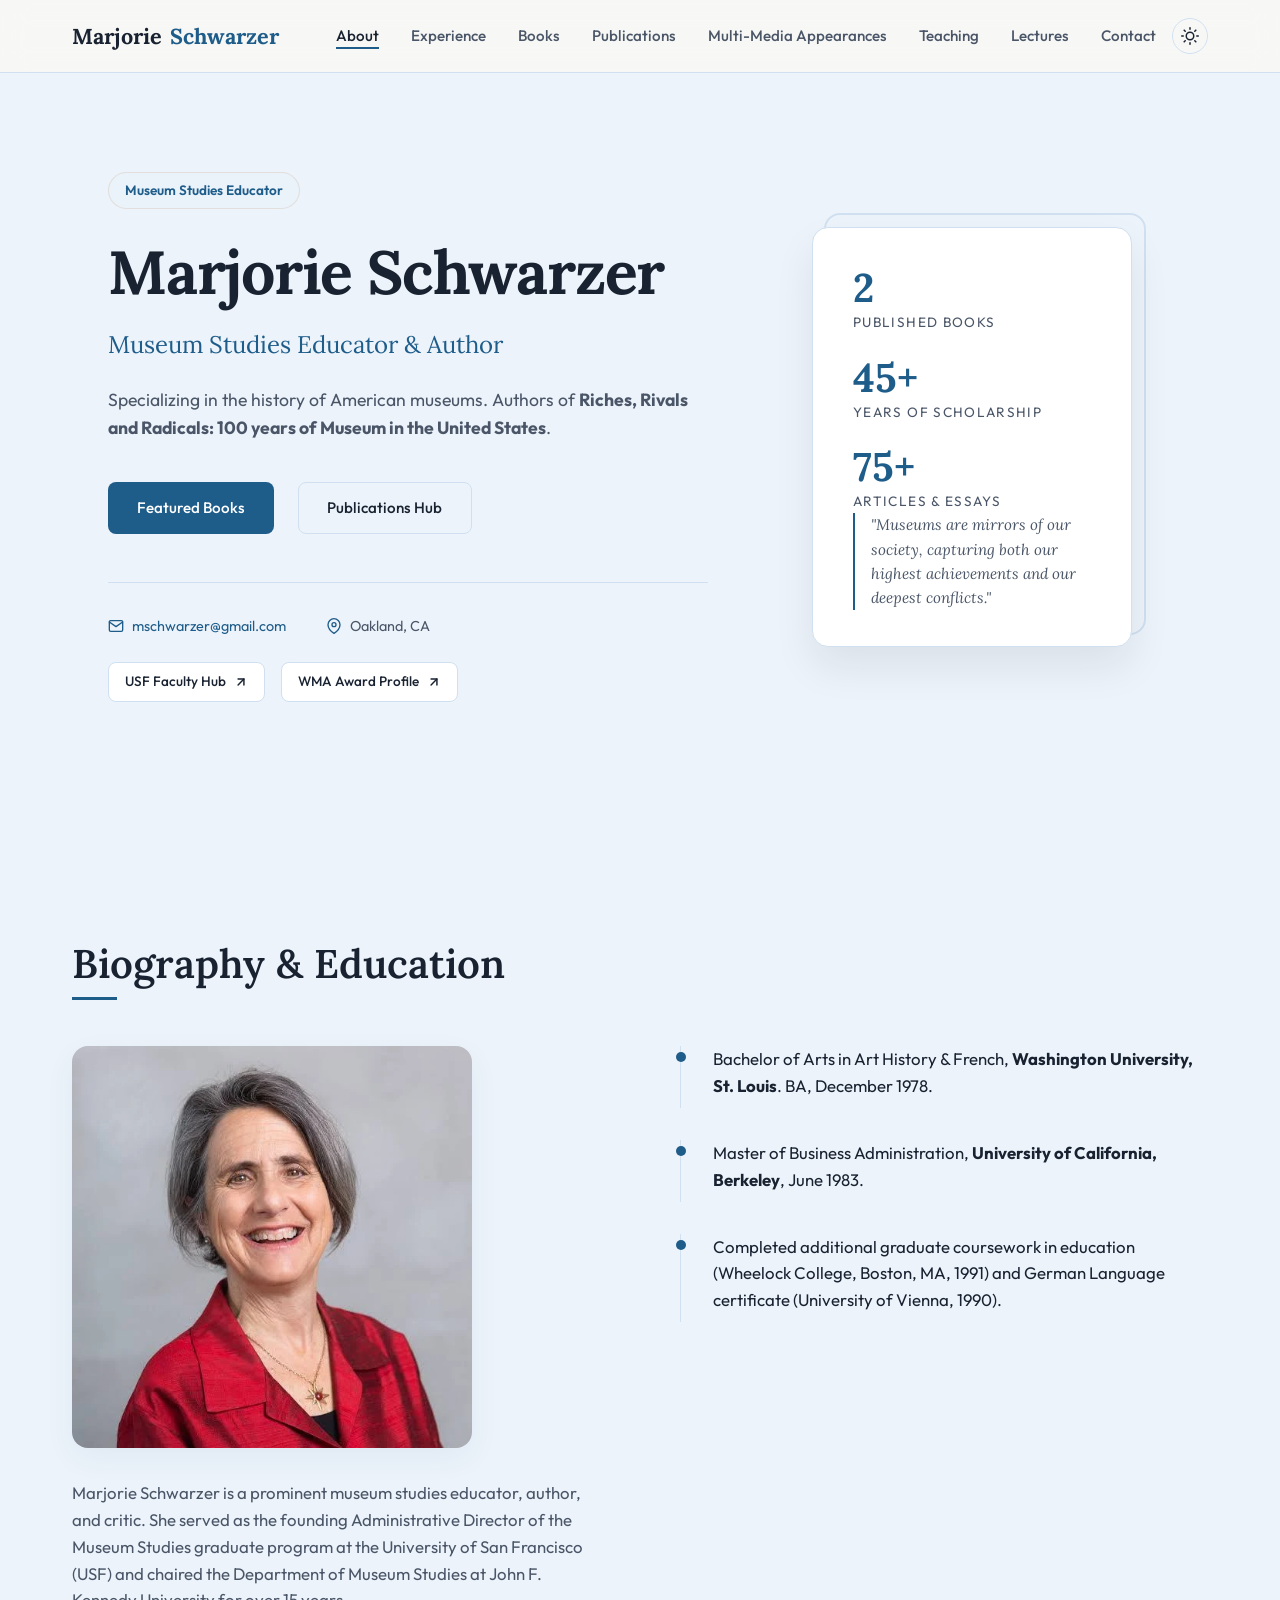
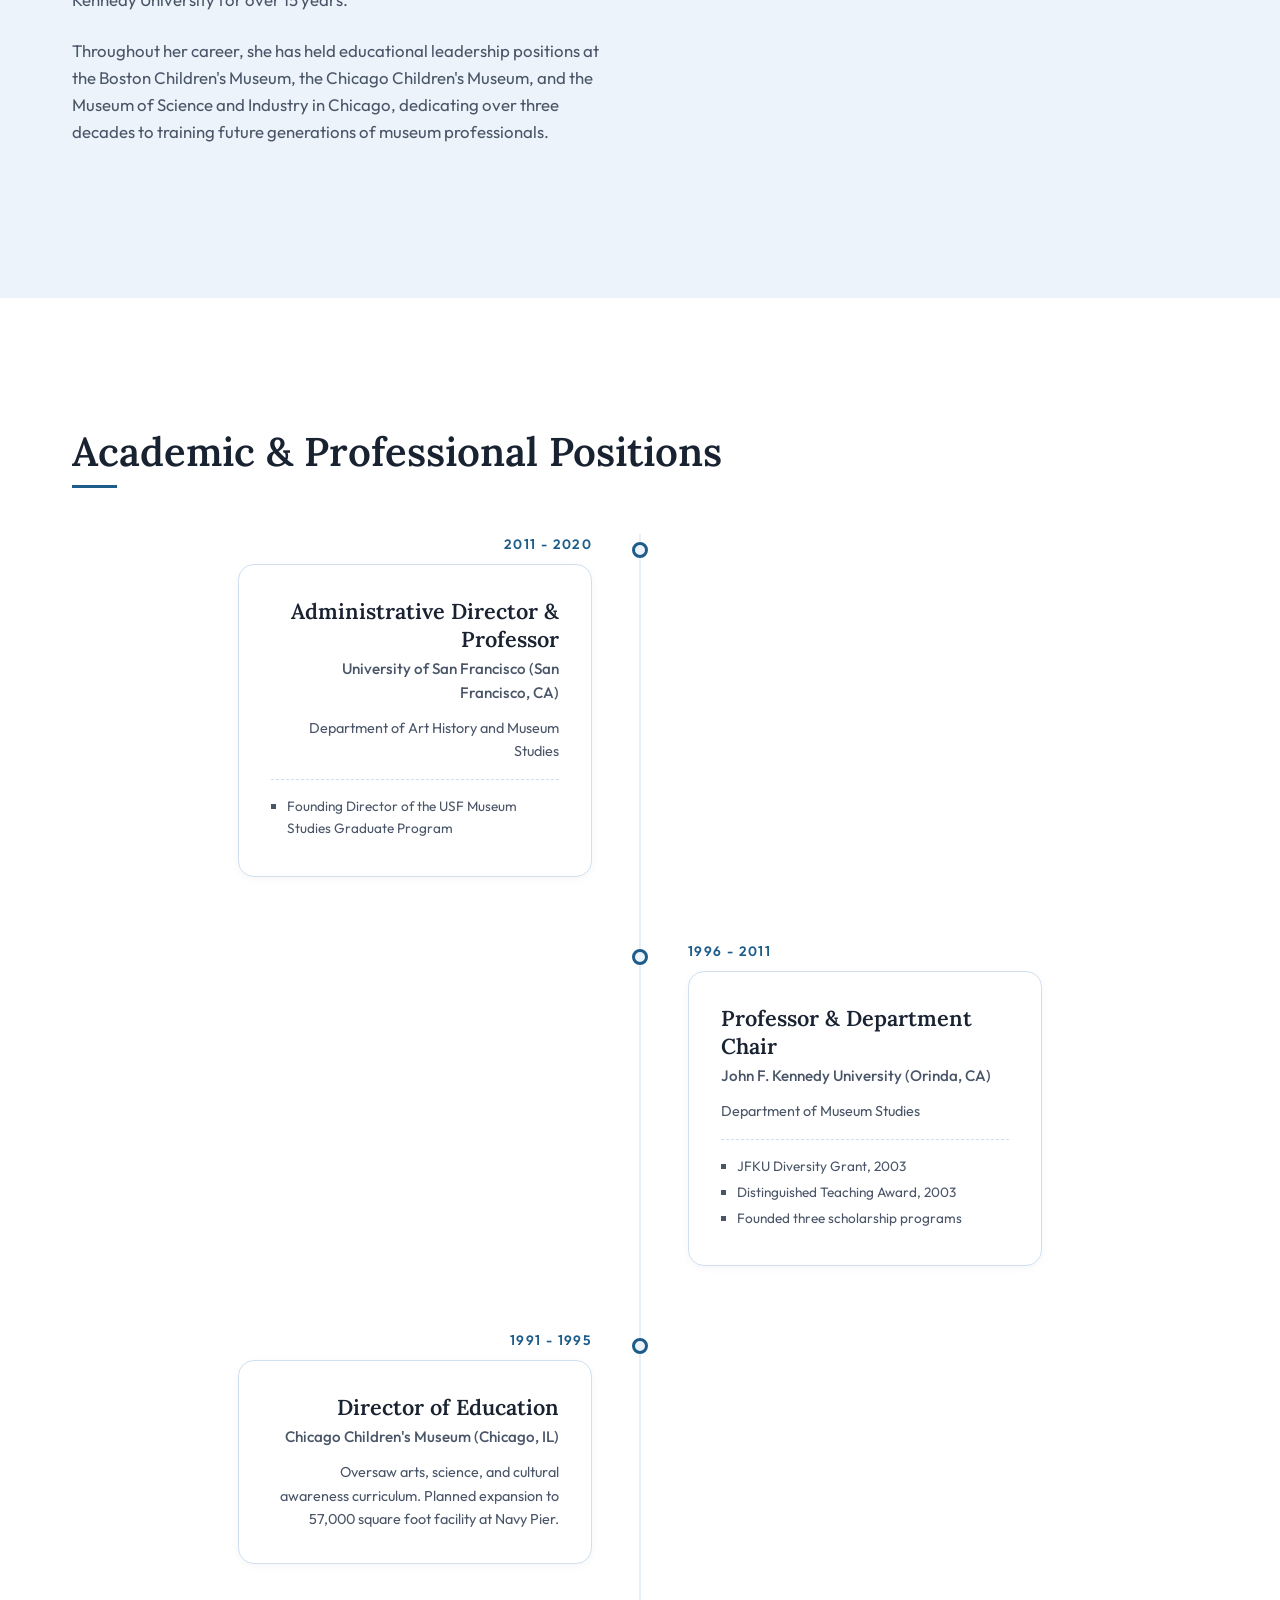
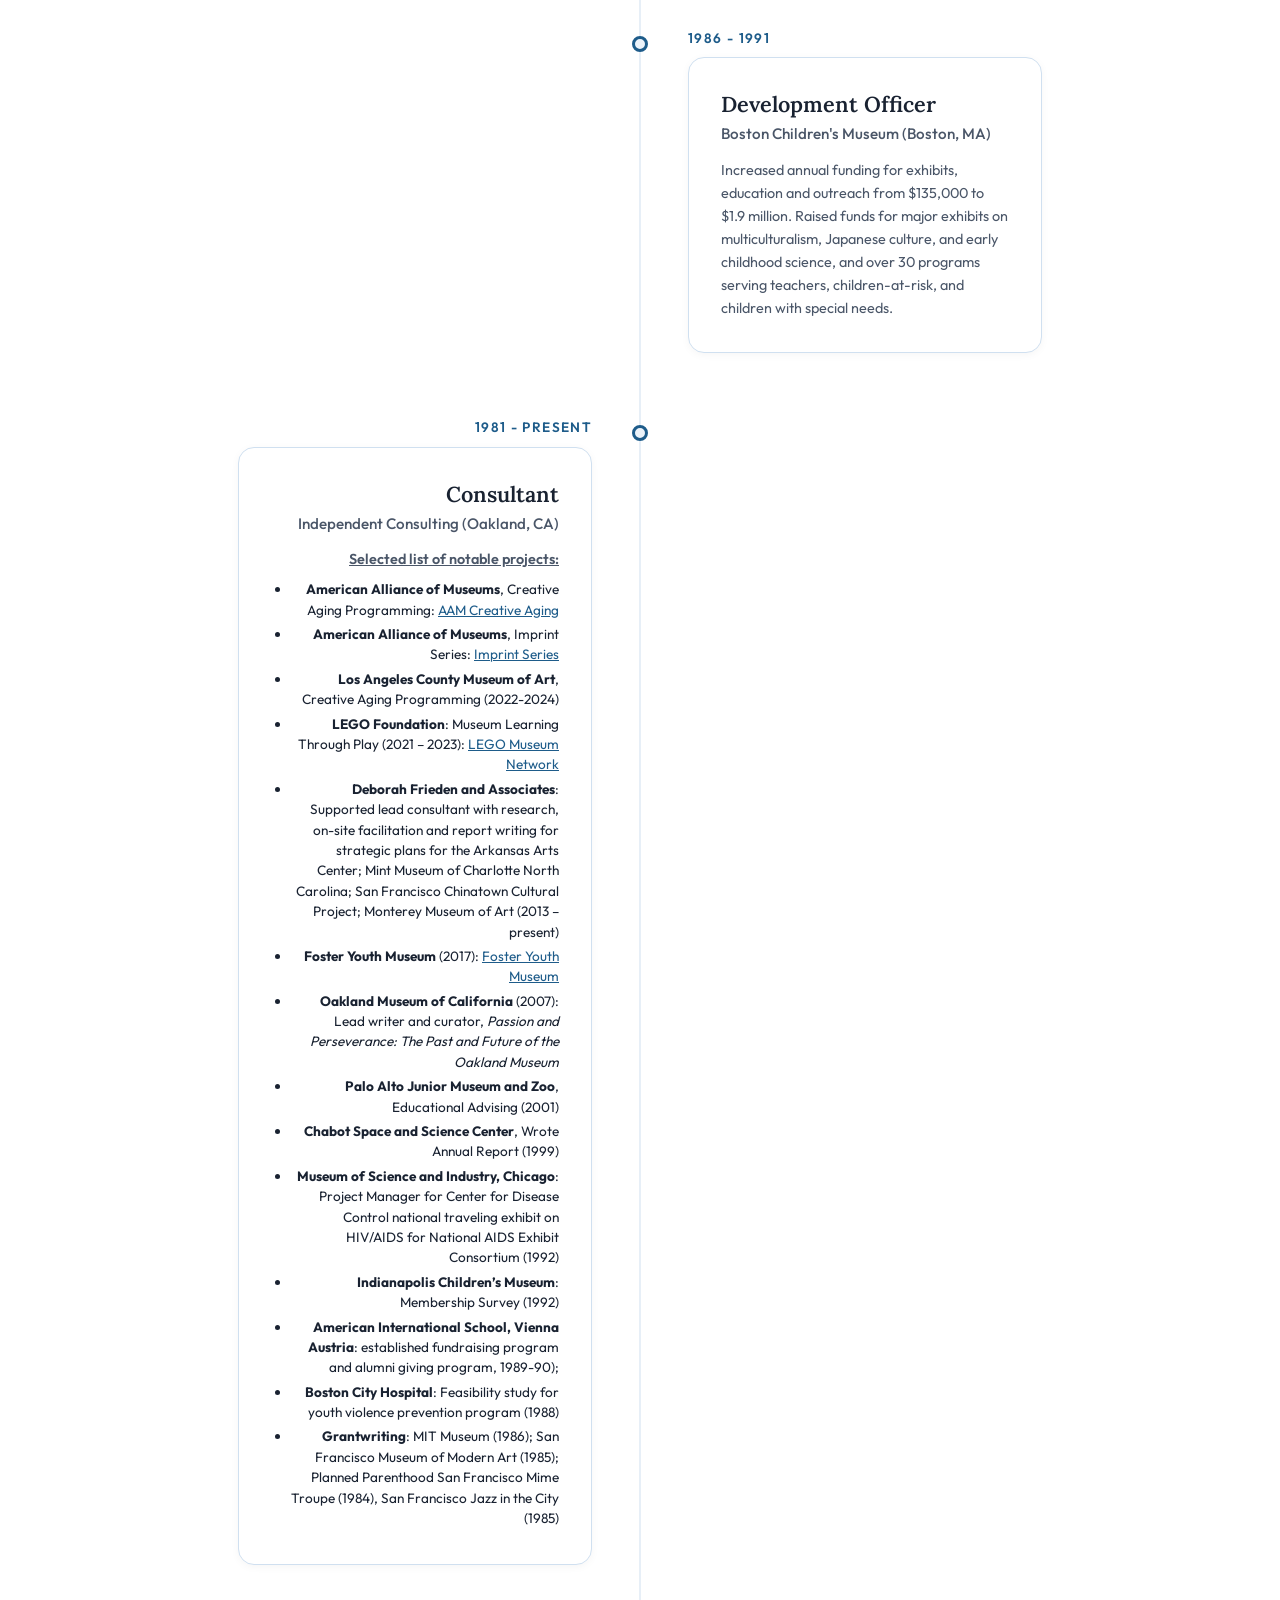
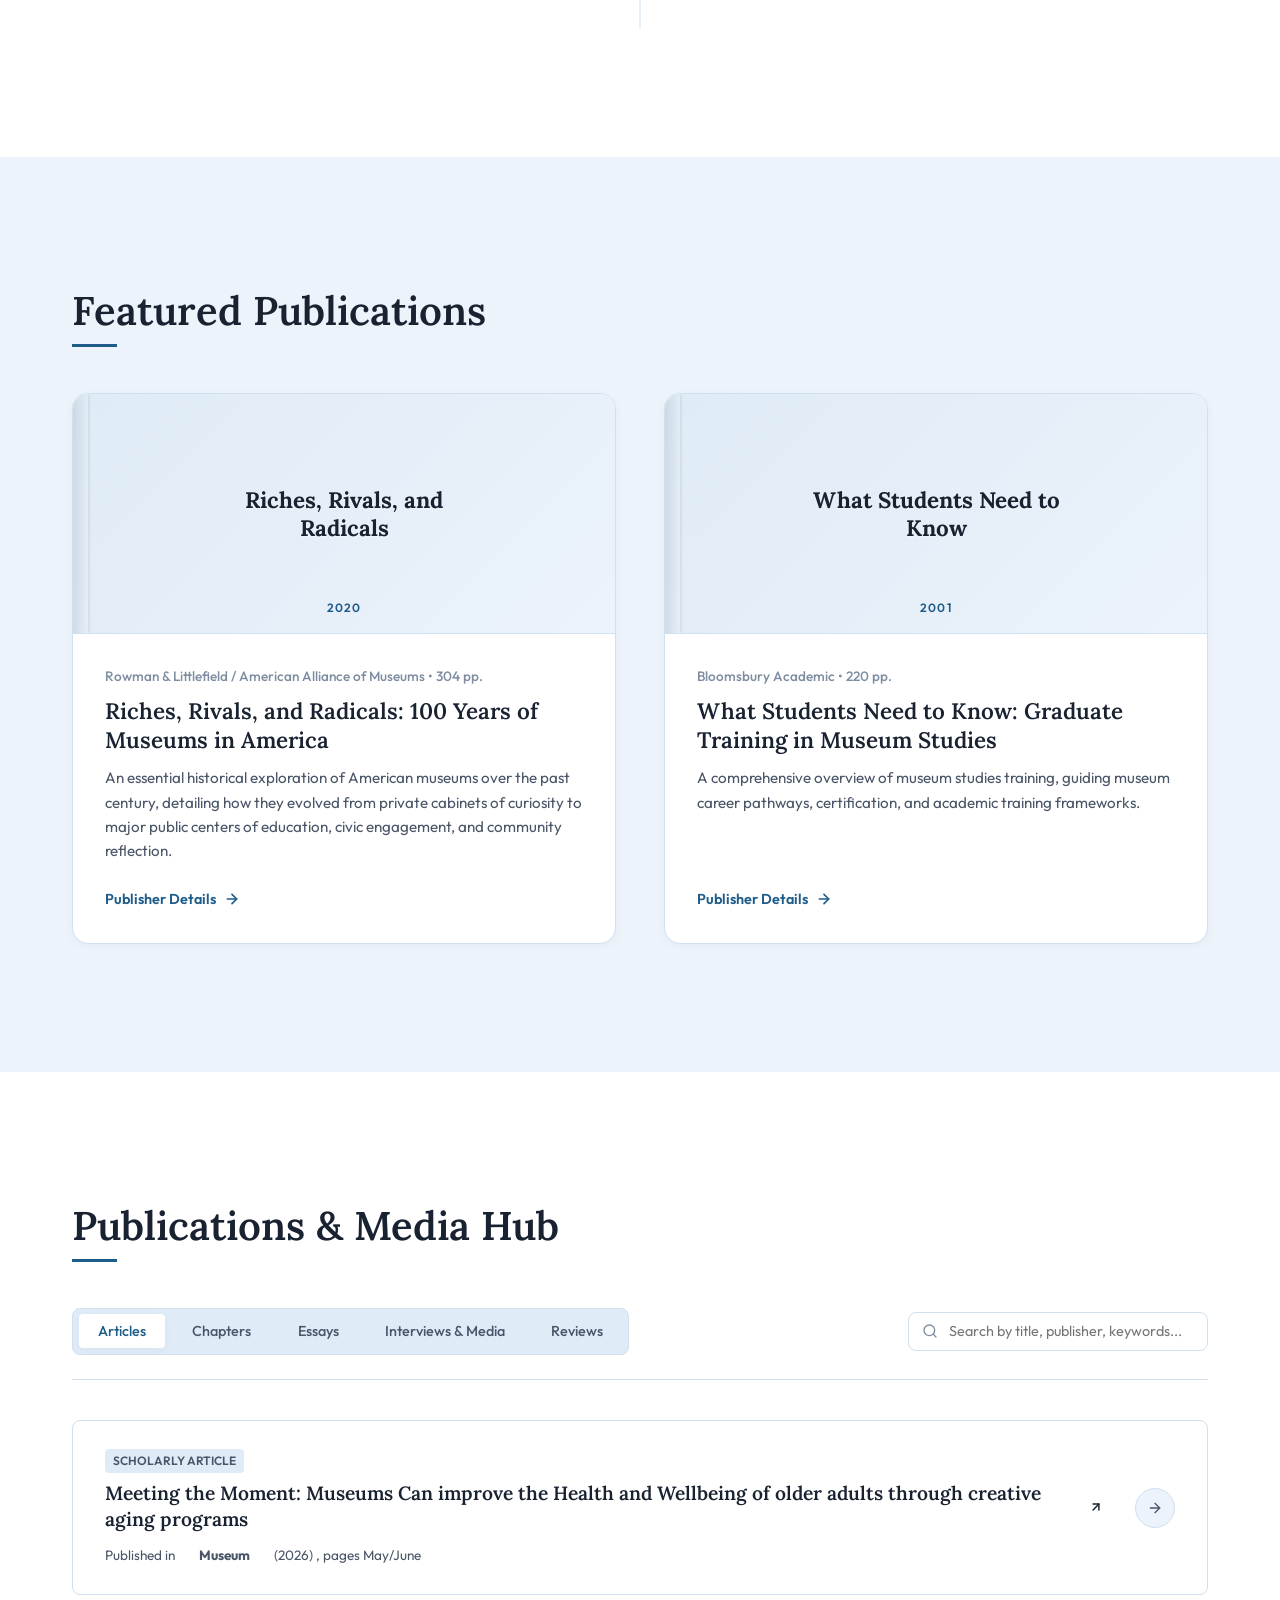
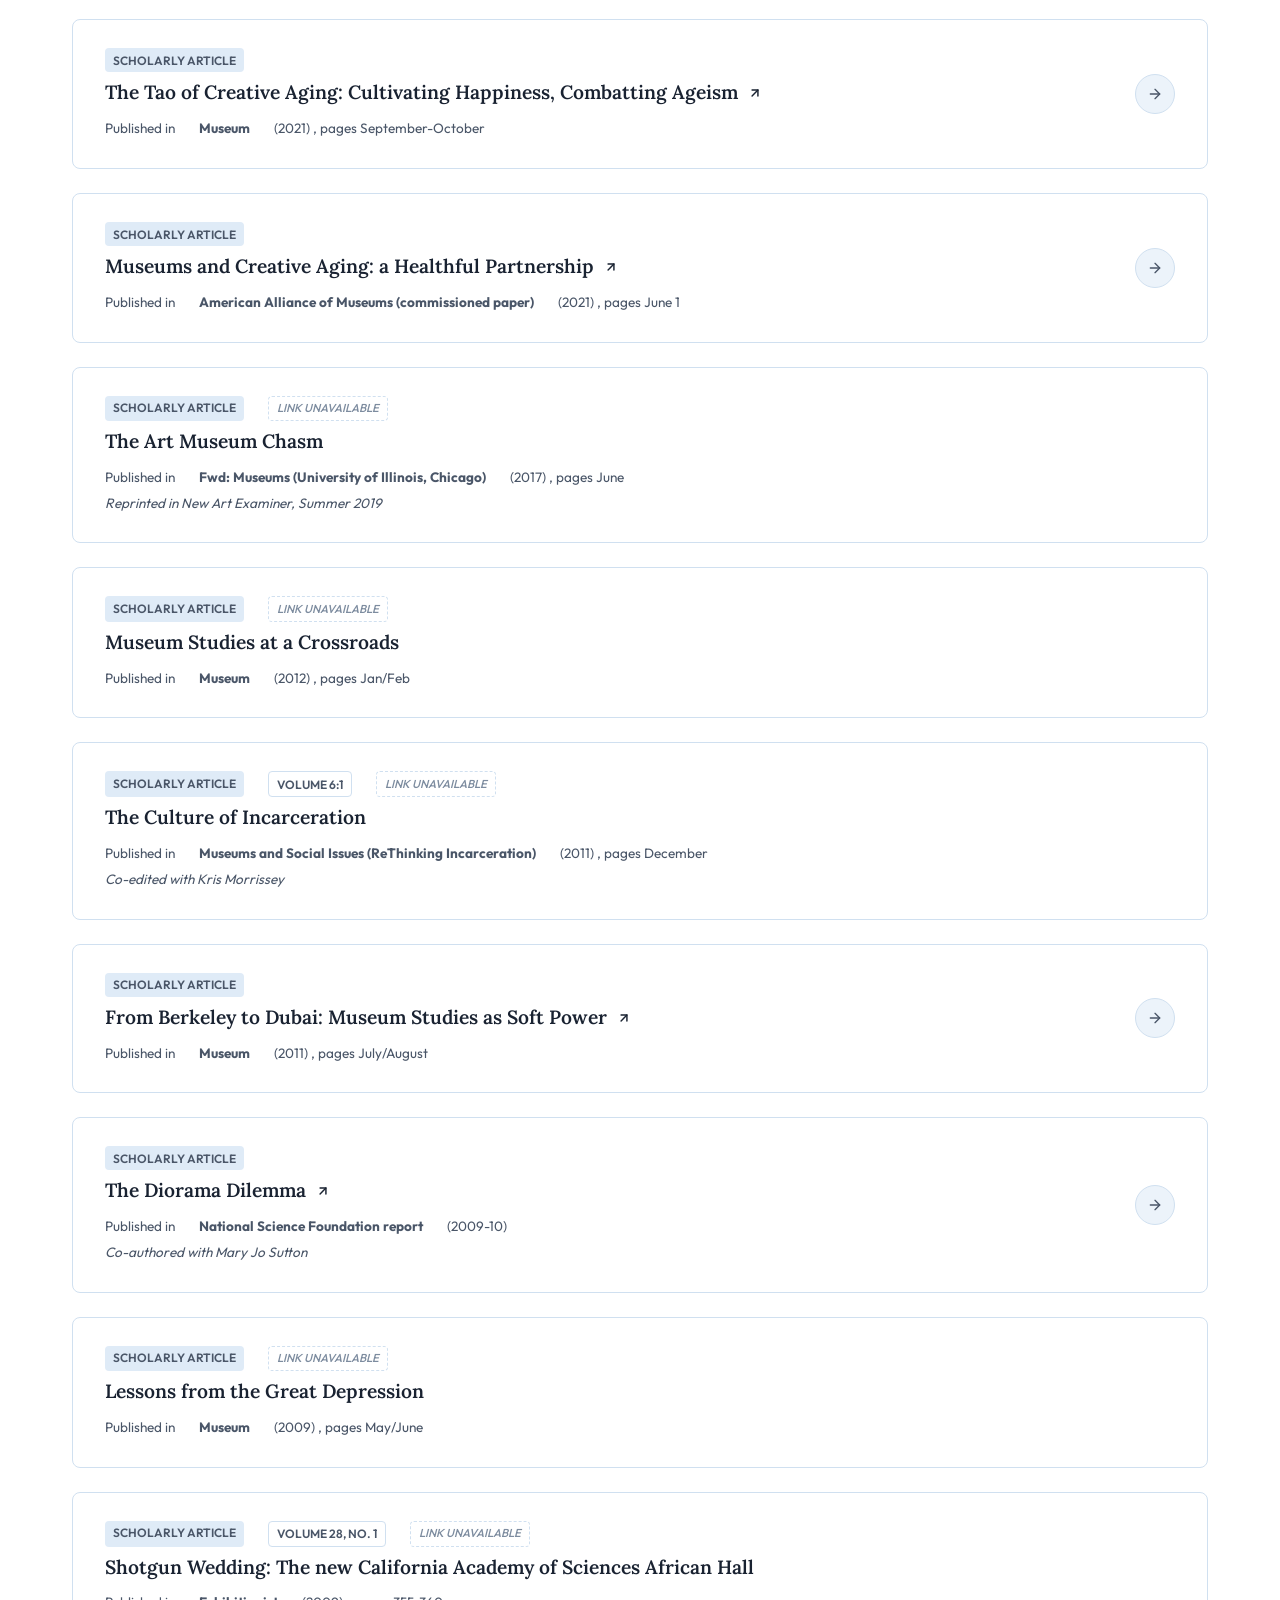
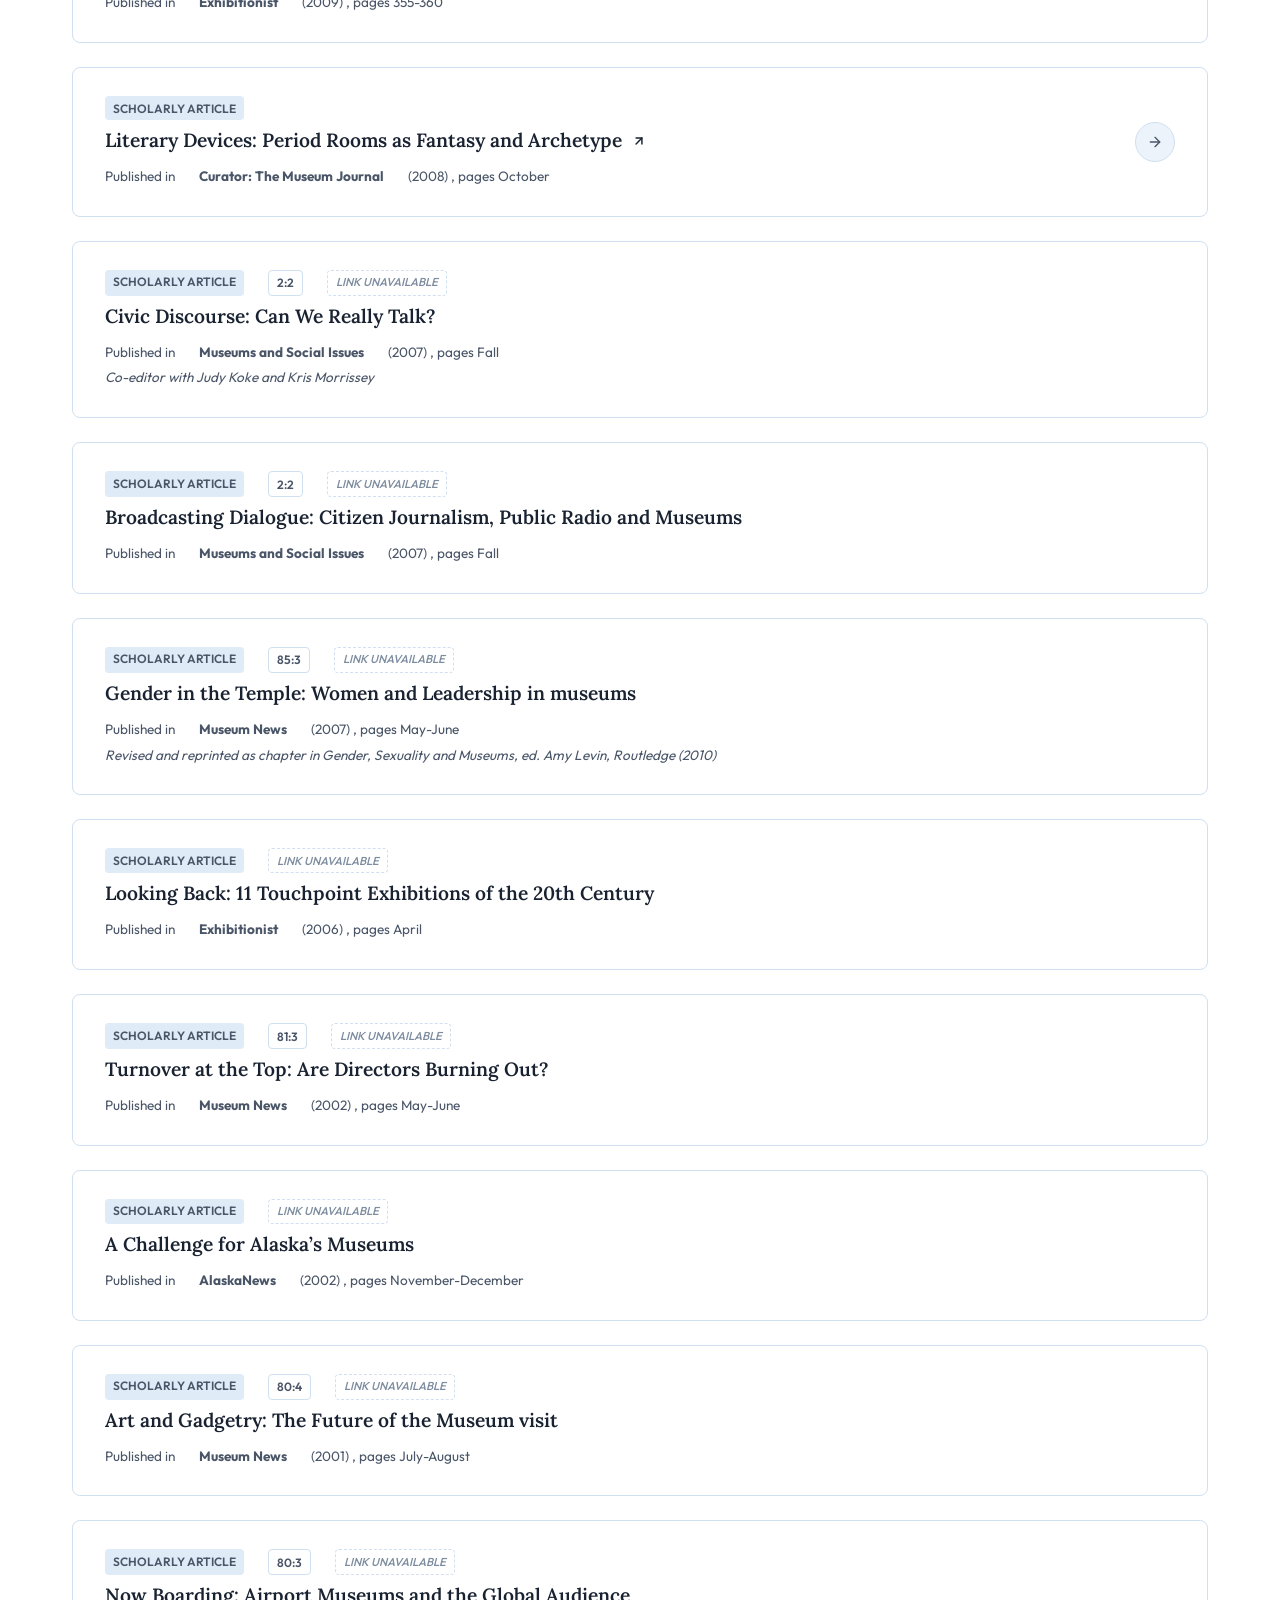
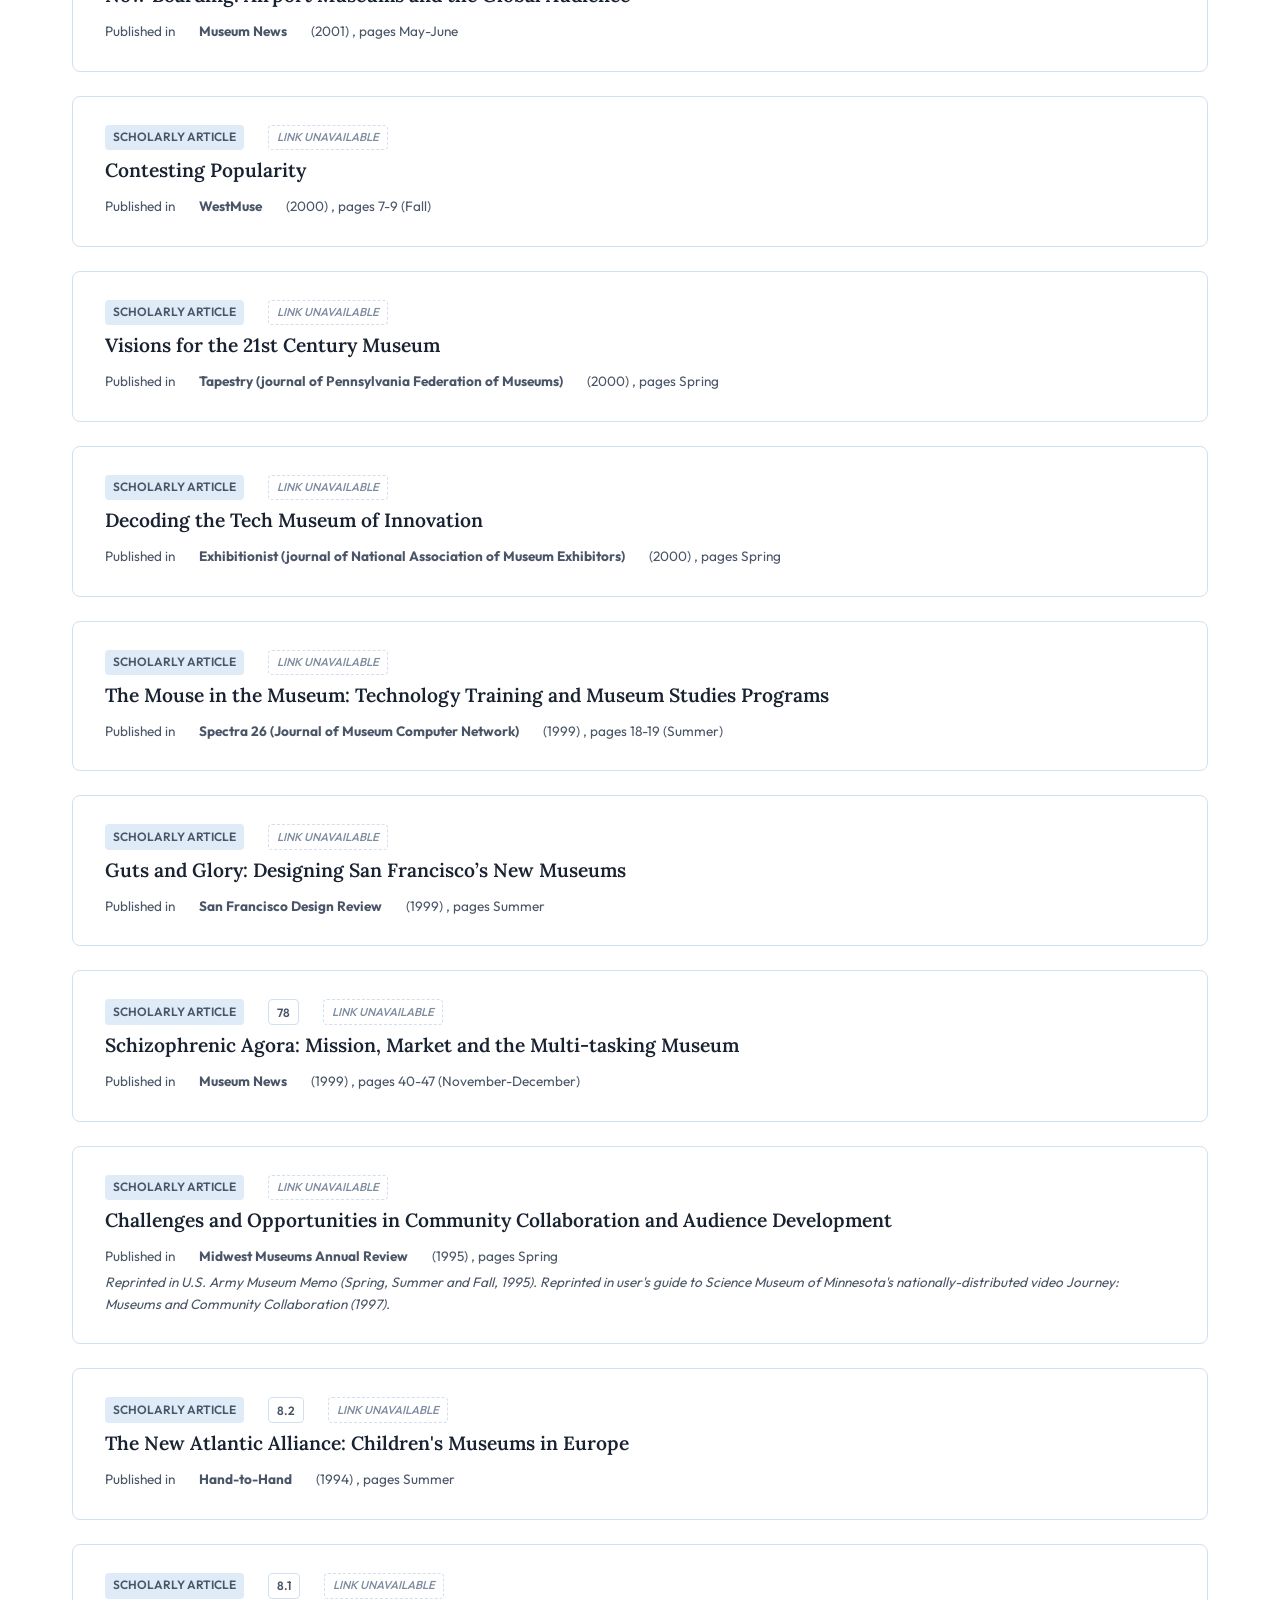
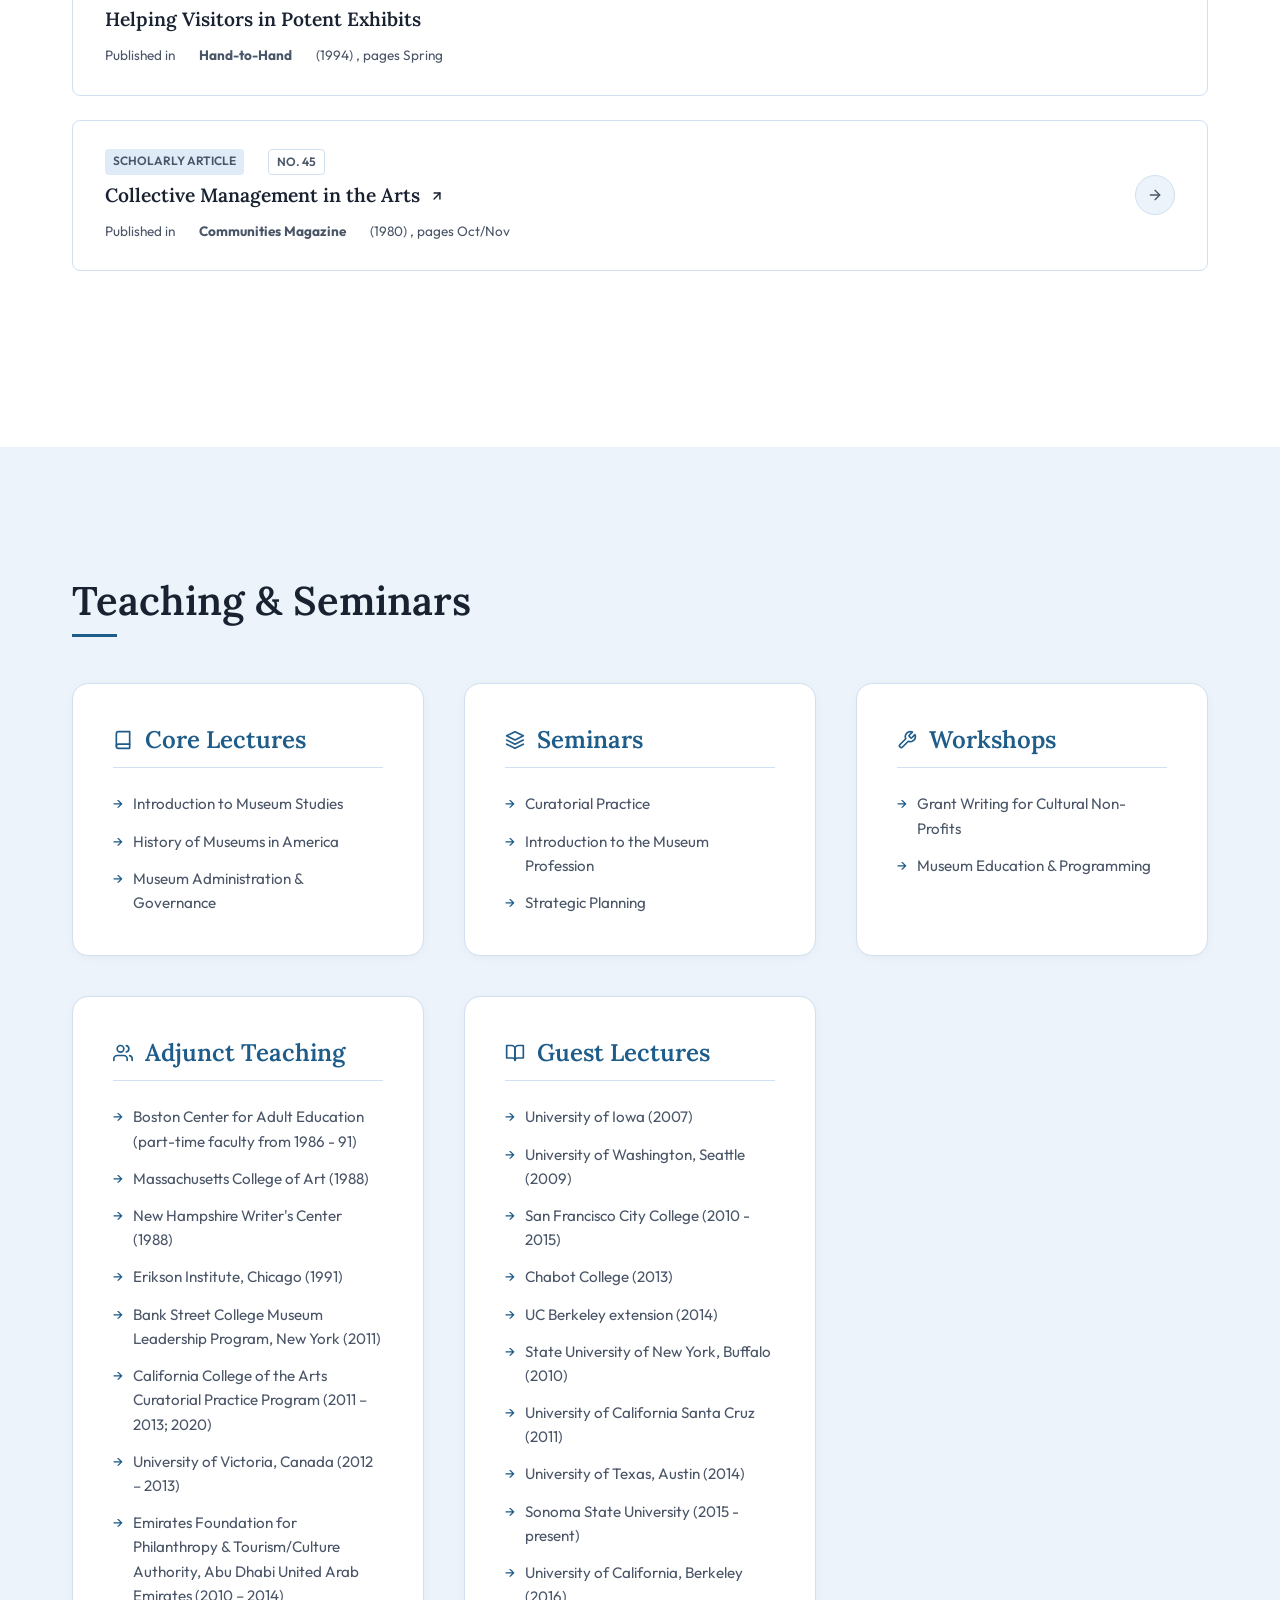
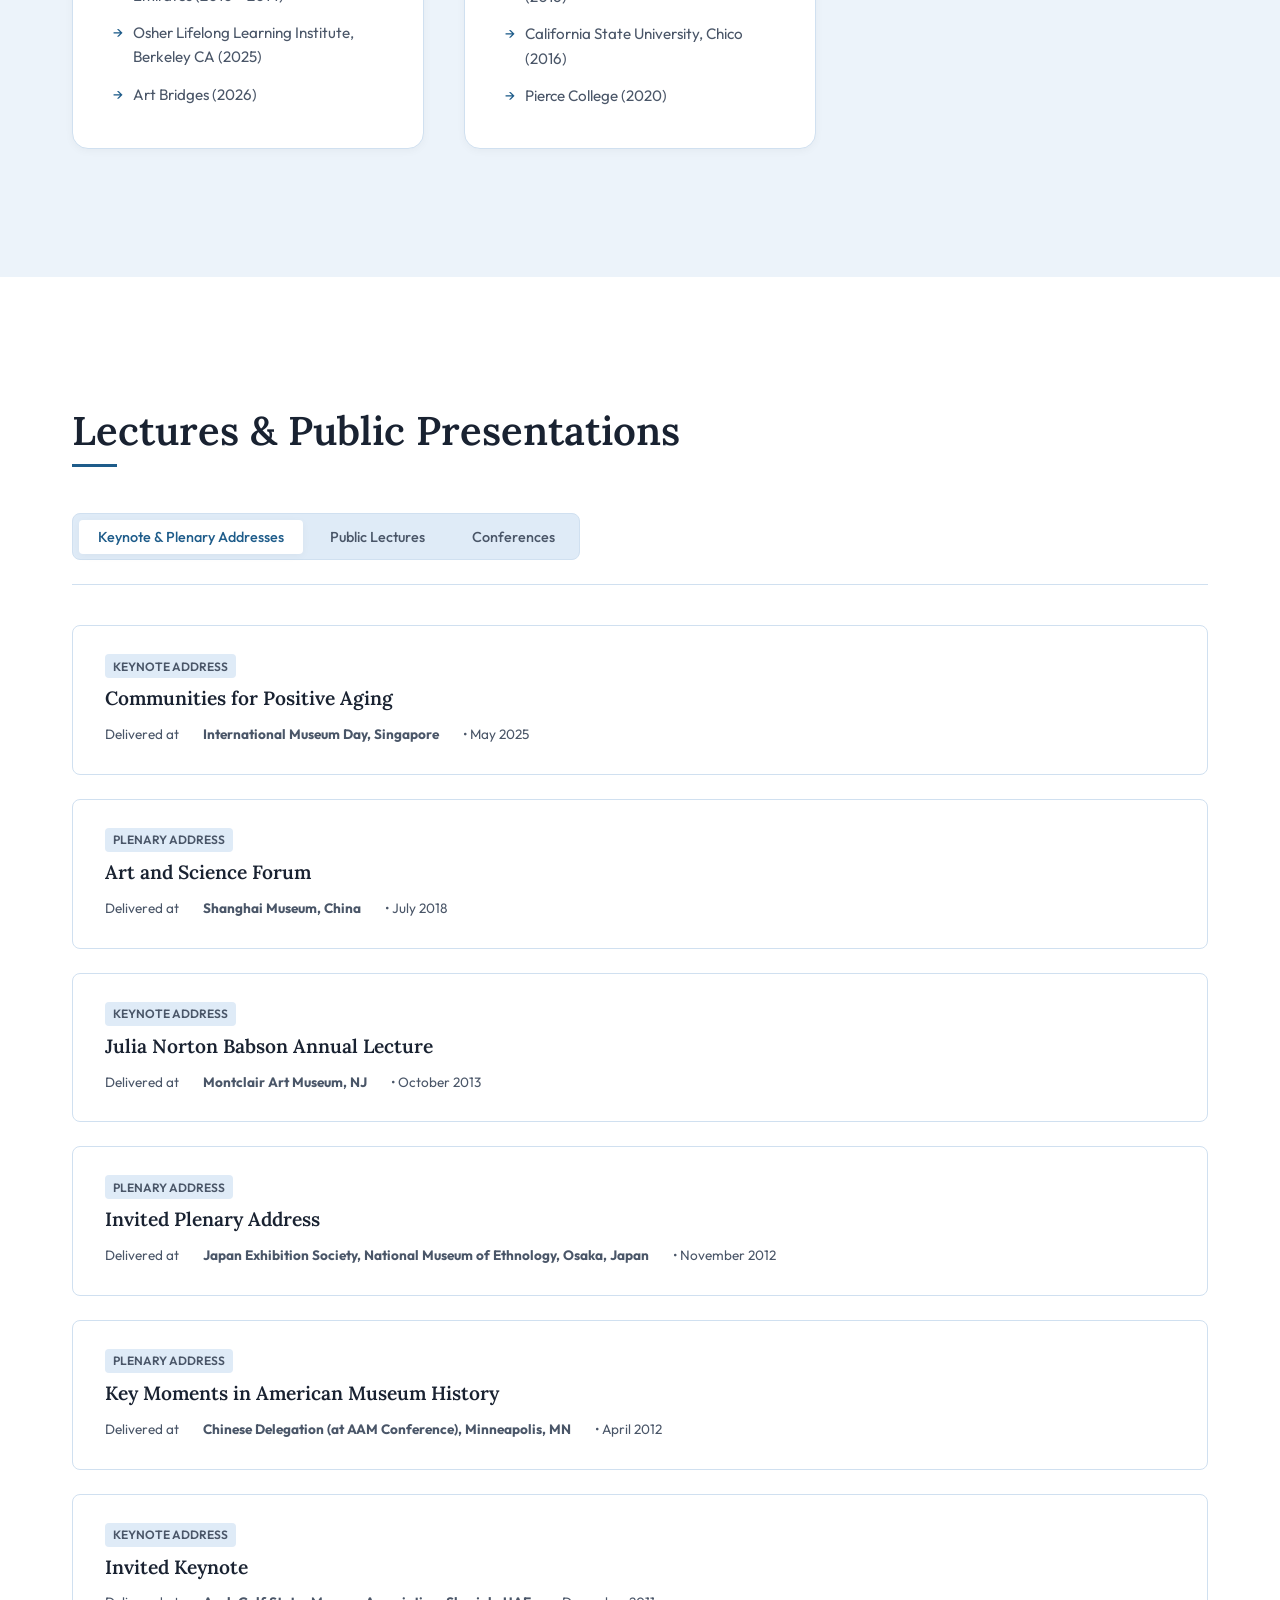
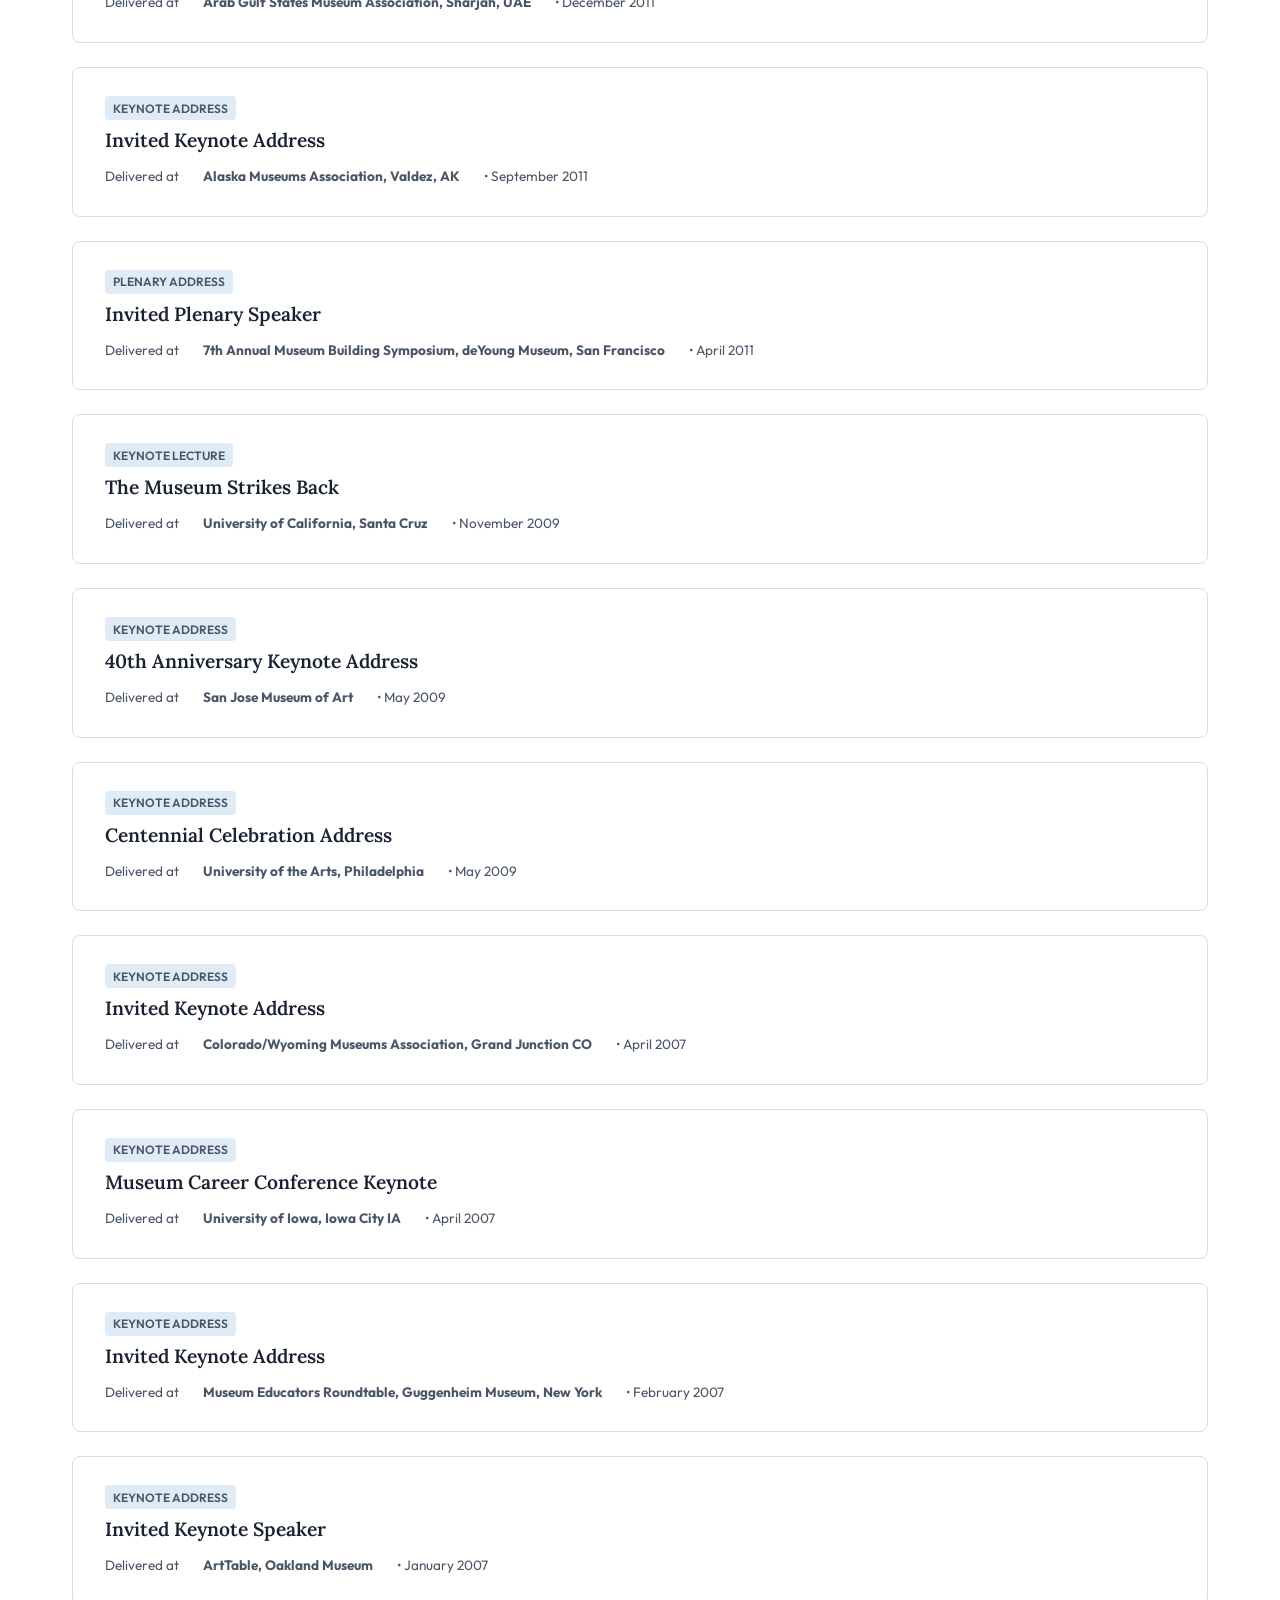
<file: index.html>
<!DOCTYPE html>
<html lang="en">
<head>
  
  <meta charset="UTF-8">
  <meta name="viewport" content="width=device-width, initial-scale=1.0">
  <title>Marjorie Schwarzer | Museum Studies Educator & Author</title>
  <meta name="description" content="Official portfolio website of Marjorie Schwarzer, Founding Administrative Director of the Museum Studies Graduate Program at the University of San Francisco (USF) and author of Riches, Rivals, and Radicals.">
  
  <!-- Google Fonts -->
  <link rel="preconnect" href="https://fonts.googleapis.com">
  <link rel="preconnect" href="https://fonts.gstatic.com" crossorigin>
  <link href="https://fonts.googleapis.com/css2?family=Lora:ital,wght@0,400..700;1,400..700&family=Outfit:wght@300;400;500;600;700&display=swap" rel="stylesheet">
  
  <!-- Custom Stylesheets -->
  
<style>

/* Premium Styling for Marjorie Schwarzer Portfolio */

:root {
  /* Colors - Default Premium Light Theme */
  --bg-primary: #ecf3fa; /* Soft powder blue */
  --bg-secondary: #ffffff;
  --bg-tertiary: #dfebf7; /* Soft slate/ice blue */
  
  --text-primary: #192231;
  --text-secondary: #4a5668;
  --text-tertiary: #7d8c9f;
  
  --accent-color: #1e5c8a; /* Premium ocean blue */ /* Warm architectural bronze/copper */
  --accent-hover: #15466a;
  --accent-light: #eaf2fa;
  
  --border-color: #d0e0f0;
  --shadow-sm: 0 2px 8px rgba(27, 31, 35, 0.04);
  --shadow-md: 0 10px 30px rgba(30, 92, 138, 0.06);
  --shadow-lg: 0 20px 40px rgba(27, 31, 35, 0.08);
  
  --font-serif: 'Lora', Georgia, serif;
  --font-sans: 'Outfit', -apple-system, BlinkMacSystemFont, "Segoe UI", Roboto, Helvetica, Arial, sans-serif;
  
  --transition: all 0.3s cubic-bezier(0.4, 0, 0.2, 1);
  --border-radius-sm: 8px;
  --border-radius-md: 16px;
  --border-radius-lg: 24px;
}

/* Dark Mode Variables Override */
[data-theme="dark"] {
  --bg-primary: #0f131a;
  --bg-secondary: #171d26;
  --bg-tertiary: #1f2733;
  
  --text-primary: #f1f3f5;
  --text-secondary: #a0aec0;
  --text-tertiary: #718096;
  
  --accent-color: #e5904c; /* Muted glowing bronze */
  --accent-hover: #f0a96d;
  --accent-light: #2b231d;
  
  --border-color: #2d3748;
  --shadow-sm: 0 2px 8px rgba(0, 0, 0, 0.2);
  --shadow-md: 0 10px 30px rgba(0, 0, 0, 0.3);
  --shadow-lg: 0 20px 40px rgba(0, 0, 0, 0.4);
}

/* Base resets & setup */
* {
  box-sizing: border-box;
  margin: 0;
  padding: 0;
}

html {
  scroll-behavior: smooth;
  font-size: 16px;
}

body {
  background-color: var(--bg-primary);
  color: var(--text-primary);
  font-family: var(--font-sans);
  line-height: 1.6;
  transition: background-color 0.4s, color 0.4s;
  overflow-x: hidden;
  -webkit-font-smoothing: antialiased;
}

a {
  color: var(--accent-color);
  text-decoration: none;
  transition: var(--transition);
}

a:hover {
  color: var(--accent-hover);
}

h1, h2, h3, h4 {
  font-family: var(--font-serif);
  font-weight: 600;
  line-height: 1.3;
}

/* Layout Utilities */
.container {
  max-width: 1200px;
  margin: 0 auto;
  padding: 0 2rem;
}

.section {
  padding: 8rem 0;
  position: relative;
}

.section:nth-child(even) {
  background-color: var(--bg-secondary);
}

.section-title {
  font-size: 2.5rem;
  margin-bottom: 3.5rem;
  position: relative;
  display: inline-block;
}

.section-title::after {
  content: '';
  position: absolute;
  left: 0;
  bottom: -10px;
  width: 45px;
  height: 3px;
  background-color: var(--accent-color);
}

/* Header & Navigation */
header {
  position: fixed;
  top: 0;
  left: 0;
  width: 100%;
  z-index: 100;
  background-color: rgba(250, 248, 245, 0.85);
  backdrop-filter: blur(12px);
  border-bottom: 1px solid var(--border-color);
  transition: var(--transition);
}

[data-theme="dark"] header {
  background-color: rgba(15, 19, 26, 0.85);
}

header.scrolled {
  padding: 0.5rem 0;
  box-shadow: var(--shadow-sm);
}

header .container {
  display: flex;
  justify-content: flex-end;
  align-items: center;
  height: 4.5rem;
}

/* Navigation logo or initials */
.header-brand {
  margin-right: auto;
  font-family: var(--font-serif);
  font-size: 1.35rem;
  font-weight: 700;
  color: var(--text-primary);
  display: flex;
  align-items: center;
  gap: 0.5rem;
}

.header-brand span {
  color: var(--accent-color);
}

.nav-links {
  display: flex;
  gap: 2rem;
  list-style: none;
  align-items: center;
}

.nav-links a {
  color: var(--text-secondary);
  font-weight: 500;
  font-size: 0.95rem;
  position: relative;
  padding: 0.25rem 0;
}

.nav-links a:hover,
.nav-links a.active {
  color: var(--text-primary);
}

.nav-links a::after {
  content: '';
  position: absolute;
  bottom: 0;
  left: 0;
  width: 0;
  height: 2px;
  background-color: var(--accent-color);
  transition: var(--transition);
}

.nav-links a:hover::after,
.nav-links a.active::after {
  width: 100%;
}

/* Theme Switcher Button */
.theme-toggle {
  background: none;
  border: 1px solid var(--border-color);
  color: var(--text-primary);
  cursor: pointer;
  padding: 0.5rem;
  border-radius: 50%;
  width: 2.25rem;
  height: 2.25rem;
  display: flex;
  align-items: center;
  justify-content: center;
  transition: var(--transition);
  margin-left: 1rem;
}

.theme-toggle:hover {
  background-color: var(--bg-tertiary);
  border-color: var(--accent-color);
}

/* Hero Section */
.hero {
  padding: 10rem 0 6rem;
  display: flex;
  align-items: center;
  min-height: 90vh;
  position: relative;
}

.hero-grid {
  display: grid;
  grid-template-columns: 1.2fr 0.8fr;
  gap: 4rem;
  align-items: center;
}

.hero-content {
  animation: fadeInUp 0.8s ease-out;
}

.hero-badge {
  display: inline-block;
  padding: 0.4rem 1rem;
  background-color: var(--accent-light);
  color: var(--accent-color);
  border-radius: 30px;
  font-size: 0.85rem;
  font-weight: 600;
  margin-bottom: 1.5rem;
  border: 1px solid rgba(177, 109, 51, 0.15);
}

.hero-title {
  font-size: 3.8rem;
  color: var(--text-primary);
  margin-bottom: 1rem;
  font-weight: 700;
  letter-spacing: -0.02em;
}

.hero-subtitle {
  font-size: 1.5rem;
  font-family: var(--font-serif);
  color: var(--accent-color);
  margin-bottom: 1.5rem;
  line-height: 1.4;
}

.hero-text {
  font-size: 1.1rem;
  color: var(--text-secondary);
  margin-bottom: 2.5rem;
  max-width: 600px;
}

.hero-buttons {
  display: flex;
  gap: 1.5rem;
  margin-bottom: 3rem;
}

.btn {
  display: inline-flex;
  align-items: center;
  justify-content: center;
  padding: 0.8rem 1.8rem;
  border-radius: var(--border-radius-sm);
  font-weight: 500;
  transition: var(--transition);
  cursor: pointer;
  font-size: 0.95rem;
}

.btn-primary {
  background-color: var(--accent-color);
  color: #ffffff;
  border: none;
}

.btn-primary:hover {
  background-color: var(--accent-hover);
  color: #ffffff;
  transform: translateY(-2px);
  box-shadow: 0 4px 12px rgba(30, 92, 138, 0.2);
}

.btn-secondary {
  background-color: transparent;
  color: var(--text-primary);
  border: 1px solid var(--border-color);
}

.btn-secondary:hover {
  background-color: var(--bg-tertiary);
  transform: translateY(-2px);
}

.hero-meta {
  display: flex;
  flex-wrap: wrap;
  gap: 1.5rem 2.5rem;
  padding-top: 2rem;
  border-top: 1px solid var(--border-color);
}

.meta-item {
  display: flex;
  align-items: center;
  gap: 0.5rem;
  color: var(--text-secondary);
  font-size: 0.9rem;
}

.meta-item svg {
  color: var(--accent-color);
}

/* Profile Visual Card in Hero */
.hero-visual {
  display: flex;
  justify-content: center;
  animation: fadeIn 1s ease-out;
}

.visual-card {
  position: relative;
  width: 320px;
  height: 420px;
  background-color: var(--bg-secondary);
  border-radius: var(--border-radius-md);
  border: 1px solid var(--border-color);
  box-shadow: var(--shadow-lg);
  padding: 2.5rem;
  display: flex;
  flex-direction: column;
  justify-content: space-between;
}

.visual-card::before {
  content: '';
  position: absolute;
  top: -15px;
  right: -15px;
  width: 100%;
  height: 100%;
  border: 2px solid var(--border-color);
  border-radius: var(--border-radius-md);
  z-index: -1;
  transition: var(--transition);
}

.visual-card:hover::before {
  top: -8px;
  right: -8px;
  border-color: var(--accent-color);
}

.visual-stats {
  display: flex;
  flex-direction: column;
  gap: 1.5rem;
}

.stat-box {
  display: flex;
  flex-direction: column;
}

.stat-num {
  font-size: 2.5rem;
  font-family: var(--font-serif);
  font-weight: 700;
  color: var(--accent-color);
  line-height: 1;
}

.stat-label {
  font-size: 0.85rem;
  text-transform: uppercase;
  letter-spacing: 0.1em;
  color: var(--text-secondary);
  margin-top: 0.25rem;
}

.visual-quote {
  font-family: var(--font-serif);
  font-style: italic;
  color: var(--text-secondary);
  border-left: 2px solid var(--accent-color);
  padding-left: 1rem;
  font-size: 0.95rem;
}

/* About / Stats Grid */
.about-grid {
  display: grid;
  grid-template-columns: 1fr 1fr;
  gap: 5rem;
}

.about-text p {
  color: var(--text-secondary);
  font-size: 1.05rem;
  margin-bottom: 1.5rem;
}

.education-list {
  display: flex;
  flex-direction: column;
  gap: 2rem;
}

.edu-item {
  position: relative;
  padding-left: 2rem;
  border-left: 1px solid var(--border-color);
}

.edu-item::before {
  content: '';
  position: absolute;
  left: -5px;
  top: 6px;
  width: 10px;
  height: 10px;
  border-radius: 50%;
  background-color: var(--accent-color);
}

.edu-degree {
  font-family: var(--font-serif);
  font-size: 1.15rem;
  font-weight: 600;
  color: var(--text-primary);
  margin-bottom: 0.25rem;
}

.edu-inst {
  font-weight: 500;
  color: var(--text-secondary);
  font-size: 0.95rem;
}

.edu-date {
  font-size: 0.85rem;
  color: var(--text-tertiary);
  margin-bottom: 0.5rem;
}

.edu-detail {
  font-size: 0.9rem;
  color: var(--text-secondary);
  font-style: italic;
}

/* Experience / Timeline Section */
.timeline {
  position: relative;
  max-width: 900px;
  margin: 0 auto;
}

.timeline::before {
  content: '';
  position: absolute;
  left: 50%;
  top: 0;
  width: 1px;
  height: 100%;
  background-color: var(--border-color);
  transform: translateX(-50%);
}

.timeline-item {
  position: relative;
  width: 50%;
  padding: 0 3rem 4rem;
  box-sizing: border-box;
}

.timeline-item:nth-child(odd) {
  left: 0;
  text-align: right;
}

.timeline-item:nth-child(even) {
  left: 50%;
}

.timeline-dot {
  position: absolute;
  left: 100%;
  top: 8px;
  width: 16px;
  height: 16px;
  border-radius: 50%;
  background-color: var(--bg-primary);
  border: 3px solid var(--accent-color);
  transform: translateX(-50%);
  z-index: 10;
}

.timeline-item:nth-child(even) .timeline-dot {
  left: 0;
}

.timeline-item:hover .timeline-dot {
  background-color: var(--accent-color);
  transform: translateX(-50%) scale(1.25);
  transition: var(--transition);
}

.timeline-date {
  font-size: 0.85rem;
  font-weight: 600;
  text-transform: uppercase;
  letter-spacing: 0.1em;
  color: var(--accent-color);
  margin-bottom: 0.5rem;
}

.timeline-content {
  background-color: var(--bg-secondary);
  padding: 2rem;
  border-radius: var(--border-radius-md);
  border: 1px solid var(--border-color);
  box-shadow: var(--shadow-sm);
  transition: var(--transition);
}

.timeline-content:hover {
  transform: translateY(-5px);
  box-shadow: var(--shadow-md);
  border-color: var(--accent-color);
}

.timeline-title {
  font-size: 1.35rem;
  font-weight: 600;
  color: var(--text-primary);
  margin-bottom: 0.25rem;
}

.timeline-sub {
  color: var(--text-secondary);
  font-weight: 500;
  font-size: 0.95rem;
  margin-bottom: 0.75rem;
}

.timeline-desc {
  font-size: 0.9rem;
  color: var(--text-secondary);
}

.timeline-admin {
  margin-top: 1rem;
  padding-top: 1rem;
  border-top: 1px dashed var(--border-color);
  font-size: 0.85rem;
  color: var(--text-secondary);
  text-align: left;
}

.timeline-admin li {
  margin-bottom: 0.25rem;
  list-style-type: square;
  margin-left: 1rem;
}

/* Books Grid */
.books-grid {
  display: grid;
  grid-template-columns: repeat(auto-fit, minmax(320px, 1fr));
  gap: 3rem;
}

.book-card {
  background-color: var(--bg-secondary);
  border-radius: var(--border-radius-md);
  border: 1px solid var(--border-color);
  box-shadow: var(--shadow-sm);
  overflow: hidden;
  display: flex;
  flex-direction: column;
  transition: var(--transition);
}

.book-card:hover {
  transform: translateY(-8px);
  box-shadow: var(--shadow-lg);
  border-color: var(--accent-color);
}

.book-cover-mock {
  height: 240px;
  background: linear-gradient(135deg, var(--bg-tertiary) 0%, var(--bg-primary) 100%);
  position: relative;
  display: flex;
  align-items: center;
  justify-content: center;
  padding: 2rem;
  border-bottom: 1px solid var(--border-color);
  overflow: hidden;
}

.book-cover-mock::after {
  content: '';
  position: absolute;
  top: 0;
  left: 0;
  width: 15px;
  height: 100%;
  background: linear-gradient(to right, rgba(0,0,0,0.08) 0%, rgba(255,255,255,0.05) 100%);
  box-shadow: 1px 0 3px rgba(0,0,0,0.1);
  z-index: 2;
}

.book-cover-title {
  font-family: var(--font-serif);
  font-size: 1.4rem;
  text-align: center;
  font-weight: 700;
  color: var(--text-primary);
  line-height: 1.25;
  text-shadow: 0 1px 2px rgba(255,255,255,0.5);
  max-width: 250px;
}

.book-cover-tag {
  position: absolute;
  bottom: 1rem;
  font-size: 0.75rem;
  text-transform: uppercase;
  letter-spacing: 0.1em;
  color: var(--accent-color);
  font-weight: 600;
}

.book-info {
  padding: 2rem;
  display: flex;
  flex-direction: column;
  flex-grow: 1;
}

.book-meta {
  font-size: 0.85rem;
  color: var(--text-tertiary);
  margin-bottom: 0.5rem;
  font-weight: 500;
}

.book-title {
  font-size: 1.4rem;
  margin-bottom: 0.75rem;
  color: var(--text-primary);
}

.book-desc {
  font-size: 0.95rem;
  color: var(--text-secondary);
  margin-bottom: 1.5rem;
  flex-grow: 1;
}

.book-link {
  display: inline-flex;
  align-items: center;
  gap: 0.5rem;
  font-weight: 600;
  font-size: 0.9rem;
  color: var(--accent-color);
  margin-top: auto;
}

.book-link:hover {
  gap: 0.75rem;
}

/* Publications & Media Hub (Tabs Component) */
.hub-controls {
  display: flex;
  justify-content: space-between;
  align-items: center;
  flex-wrap: wrap;
  gap: 1.5rem;
  margin-bottom: 2.5rem;
  padding-bottom: 1.5rem;
  border-bottom: 1px solid var(--border-color);
}

.tabs-list {
  display: flex;
  gap: 0.5rem;
  list-style: none;
  background-color: var(--bg-tertiary);
  padding: 0.35rem;
  border-radius: var(--border-radius-sm);
  border: 1px solid var(--border-color);
}

.tab-btn {
  background: none;
  border: none;
  font-family: var(--font-sans);
  font-weight: 500;
  font-size: 0.9rem;
  padding: 0.5rem 1.2rem;
  border-radius: calc(var(--border-radius-sm) - 4px);
  cursor: pointer;
  color: var(--text-secondary);
  transition: var(--transition);
}

.tab-btn:hover {
  color: var(--text-primary);
}

.tab-btn.active {
  background-color: var(--bg-secondary);
  color: var(--accent-color);
  box-shadow: var(--shadow-sm);
}

.search-box {
  position: relative;
  min-width: 300px;
}

.search-input {
  width: 100%;
  padding: 0.6rem 1rem 0.6rem 2.5rem;
  border-radius: var(--border-radius-sm);
  border: 1px solid var(--border-color);
  background-color: var(--bg-secondary);
  color: var(--text-primary);
  font-family: var(--font-sans);
  font-size: 0.9rem;
  transition: var(--transition);
}

.search-input:focus {
  outline: none;
  border-color: var(--accent-color);
  box-shadow: 0 0 0 3px rgba(177, 109, 51, 0.1);
}

.search-icon {
  position: absolute;
  left: 0.9rem;
  top: 50%;
  transform: translateY(-50%);
  color: var(--text-tertiary);
  pointer-events: none;
}

/* Tab contents and dynamic render grid */
.hub-grid {
  display: grid;
  grid-template-columns: 1fr;
  gap: 1.5rem;
  min-height: 300px;
}

.item-row {
  background-color: var(--bg-secondary);
  border: 1px solid var(--border-color);
  border-radius: var(--border-radius-sm);
  padding: 1.75rem 2rem;
  display: flex;
  justify-content: space-between;
  align-items: center;
  gap: 2rem;
  transition: var(--transition);
}

.item-row:hover {
  border-color: var(--accent-color);
  transform: translateX(4px);
  box-shadow: var(--shadow-sm);
}

.item-main {
  flex-grow: 1;
}

.item-title-link {
  font-family: var(--font-serif);
  font-size: 1.2rem;
  font-weight: 600;
  color: var(--text-primary);
  margin-bottom: 0.5rem;
  display: inline-flex;
  align-items: center;
  gap: 0.5rem;
  line-height: 1.35;
}

.item-title-link:hover {
  color: var(--accent-color);
}

.item-meta {
  display: flex;
  flex-wrap: wrap;
  gap: 0.75rem 1.5rem;
  font-size: 0.85rem;
  color: var(--text-secondary);
}

.item-tag {
  padding: 0.15rem 0.5rem;
  background-color: var(--bg-tertiary);
  border-radius: 4px;
  font-size: 0.75rem;
  font-weight: 600;
  color: var(--text-secondary);
  text-transform: uppercase;
}

.item-link-btn {
  border: 1px solid var(--border-color);
  background-color: var(--bg-primary);
  color: var(--text-secondary);
  width: 2.5rem;
  height: 2.5rem;
  border-radius: 50%;
  display: flex;
  align-items: center;
  justify-content: center;
  transition: var(--transition);
  flex-shrink: 0;
}

.item-row:hover .item-link-btn {
  background-color: var(--accent-color);
  border-color: var(--accent-color);
  color: #ffffff;
  transform: rotate(-45deg);
}

.no-results {
  text-align: center;
  padding: 4rem 2rem;
  color: var(--text-secondary);
  font-family: var(--font-serif);
  font-size: 1.2rem;
}

/* Load More Container */
.load-more-container {
  display: flex;
  justify-content: center;
  margin-top: 3rem;
}

/* Courses Section */
.courses-container {
  display: grid;
  grid-template-columns: repeat(auto-fit, minmax(300px, 1fr));
  gap: 2.5rem;
}

.course-card {
  background-color: var(--bg-secondary);
  border: 1px solid var(--border-color);
  border-radius: var(--border-radius-md);
  padding: 2.5rem;
  box-shadow: var(--shadow-sm);
}

.course-card-title {
  font-family: var(--font-serif);
  font-size: 1.5rem;
  color: var(--accent-color);
  margin-bottom: 1.5rem;
  display: flex;
  align-items: center;
  gap: 0.75rem;
  padding-bottom: 0.75rem;
  border-bottom: 1px solid var(--border-color);
}

.course-list {
  list-style: none;
  display: flex;
  flex-direction: column;
  gap: 0.8rem;
}

.course-list li {
  font-size: 0.95rem;
  color: var(--text-secondary);
  position: relative;
  padding-left: 1.25rem;
}

.course-list li::before {
  content: '→';
  position: absolute;
  left: 0;
  color: var(--accent-color);
}

/* Community & Fellowships Section */
.misc-grid {
  display: grid;
  grid-template-columns: 1.1fr 0.9fr;
  gap: 4rem;
}

.fellowship-item {
  position: relative;
  padding-left: 2rem;
  margin-bottom: 1.5rem;
  color: var(--text-secondary);
  font-size: 0.95rem;
}

.fellowship-item::before {
  content: '★';
  position: absolute;
  left: 0;
  color: var(--accent-color);
}

/* Contact Footer */
footer {
  background-color: var(--bg-tertiary);
  color: var(--text-primary);
  padding: 5rem 0 3rem;
  border-top: 1px solid var(--border-color);
  font-size: 0.95rem;
  transition: var(--transition);
}

.footer-grid {
  display: grid;
  grid-template-columns: repeat(auto-fit, minmax(250px, 1fr));
  gap: 3rem;
  margin-bottom: 4rem;
}

.footer-brand {
  font-family: var(--font-serif);
  font-size: 1.5rem;
  font-weight: 700;
  margin-bottom: 1rem;
}

.footer-brand span {
  color: var(--accent-color);
}

.footer-desc {
  color: var(--text-secondary);
  font-size: 0.9rem;
}

.footer-title {
  font-size: 1.1rem;
  font-weight: 600;
  margin-bottom: 1.5rem;
  position: relative;
}

.footer-links {
  list-style: none;
  display: flex;
  flex-direction: column;
  gap: 0.75rem;
}

.footer-links a {
  color: var(--text-secondary);
}

.footer-links a:hover {
  color: var(--accent-color);
}

.footer-contact-info {
  display: flex;
  flex-direction: column;
  gap: 0.8rem;
  color: var(--text-secondary);
}

.footer-contact-info a {
  color: var(--text-secondary);
}

.footer-contact-info a:hover {
  color: var(--accent-color);
}

.footer-bottom {
  text-align: center;
  padding-top: 2rem;
  border-top: 1px solid var(--border-color);
  color: var(--text-tertiary);
  font-size: 0.85rem;
}

/* Animations */
@keyframes fadeInUp {
  from {
    opacity: 0;
    transform: translateY(20px);
  }
  to {
    opacity: 1;
    transform: translateY(0);
  }
}

@keyframes fadeIn {
  from { opacity: 0; }
  to { opacity: 1; }
}

/* Responsive Breakpoints */
@media (max-width: 1024px) {
  html {
    font-size: 15px;
  }
  
  .hero-grid {
    grid-template-columns: 1fr;
    gap: 4rem;
    text-align: center;
  }
  
  .hero-visual {
    order: -1;
  }
  
  .hero-buttons {
    justify-content: center;
  }
  
  .hero-meta {
    justify-content: center;
  }
  
  .about-grid {
    grid-template-columns: 1fr;
    gap: 3rem;
  }
  
  .misc-grid {
    grid-template-columns: 1fr;
    gap: 3rem;
  }
}

@media (max-width: 768px) {
  .section {
    padding: 5rem 0;
  }
  
  .section-title {
    font-size: 2.2rem;
  }
  
  .hero-title {
    font-size: 2.8rem;
  }
  
  /* Timeline to single column */
  .timeline::before {
    left: 20px;
  }
  
  .timeline-item {
    width: 100%;
    padding-left: 45px;
    padding-right: 0;
    text-align: left !important;
  }
  
  .timeline-dot {
    left: 20px !important;
  }
  
  .hub-controls {
    flex-direction: column;
    align-items: stretch;
  }
  
  .tabs-list {
    overflow-x: auto;
    white-space: nowrap;
    padding: 0.5rem;
  }
  
  .search-box {
    width: 100%;
  }
}


@media (max-width: 1024px) {
  header .container {
    height: auto;
    padding: 1rem 2rem;
    flex-wrap: wrap;
    gap: 1rem;
    justify-content: center;
  }
  
  .header-brand {
    margin-right: 0;
    width: 100%;
    justify-content: center;
  }
  
  .nav-links {
    gap: 1.5rem;
    flex-wrap: wrap;
    justify-content: center;
  }
}

@media (max-width: 768px) {
  .nav-links {
    gap: 1rem;
    font-size: 0.9rem;
  }
}

</style>
</head>
<body>

  <!-- Navigation Header -->
  <header id="main-header">
    <div class="container">
      <a href="#hero" class="header-brand">
        Marjorie <span>Schwarzer</span>
      </a>
      <nav aria-label="Main Navigation">
        <ul class="nav-links">
          <li><a href="#hero" class="nav-link">About</a></li>
          <li><a href="#experience" class="nav-link">Experience</a></li>
          <li><a href="#books" class="nav-link">Books</a></li>
          <li><a href="#publications-hub" class="nav-link" id="nav-pubs-link">Publications</a></li>
          <li><a href="#publications-hub" class="nav-link" id="nav-media-link">Multi-Media Appearances</a></li>
          <li><a href="#courses" class="nav-link">Teaching</a></li>
          <li><a href="#lectures-presentations" class="nav-link" id="nav-lectures-link">Lectures</a></li>
          <li><a href="#contact" class="nav-link">Contact</a></li>
        </ul>
      </nav>
      <button class="theme-toggle" id="theme-btn" aria-label="Toggle Dark/Light Mode">
        <!-- Sun Icon -->
        <svg class="sun-icon" xmlns="http://www.w3.org/2000/svg" width="18" height="18" viewBox="0 0 24 24" fill="none" stroke="currentColor" stroke-width="2" stroke-linecap="round" stroke-linejoin="round">
          <circle cx="12" cy="12" r="5"></circle>
          <line x1="12" y1="1" x2="12" y2="3"></line>
          <line x1="12" y1="21" x2="12" y2="23"></line>
          <line x1="4.22" y1="4.22" x2="5.64" y2="5.64"></line>
          <line x1="18.36" y1="18.36" x2="19.78" y2="19.78"></line>
          <line x1="1" y1="12" x2="3" y2="12"></line>
          <line x1="21" y1="12" x2="23" y2="12"></line>
          <line x1="4.22" y1="19.78" x2="5.64" y2="18.36"></line>
          <line x1="18.36" y1="5.64" x2="19.78" y2="4.22"></line>
        </svg>
      </button>
    </div>
  </header>

  <!-- Hero Section -->
  <section id="hero" class="hero">
    <div class="container">
      <div class="hero-grid">
        <div class="hero-content">
          <span class="hero-badge">Museum Studies Educator</span>
          <h1 class="hero-title" id="author-name">Marjorie Schwarzer</h1>
          <p class="hero-subtitle">Museum Studies Educator & Author</p>
          <p class="hero-text">
            Specializing in the history of American museums. Authors of <strong>Riches, Rivals and Radicals: 100 years of Museum in the United States</strong>.
          </p>
          <div class="hero-buttons">
            <a href="#books" class="btn btn-primary">Featured Books</a>
            <a href="#publications-hub" class="btn btn-secondary">Publications Hub</a>
          </div>
          <div class="hero-meta">
            <div class="meta-item">
              <svg xmlns="http://www.w3.org/2000/svg" width="16" height="16" viewBox="0 0 24 24" fill="none" stroke="currentColor" stroke-width="2" stroke-linecap="round" stroke-linejoin="round"><path d="M4 4h16c1.1 0 2 .9 2 2v12c0 1.1-.9 2-2 2H4c-1.1 0-2-.9-2-2V6c0-1.1.9-2 2-2z"></path><polyline points="22,6 12,13 2,6"></polyline></svg>
              <a href="mailto:mschwarzer@gmail.com">mschwarzer@gmail.com</a>
            </div>
            <div class="meta-item">
              <svg xmlns="http://www.w3.org/2000/svg" width="16" height="16" viewBox="0 0 24 24" fill="none" stroke="currentColor" stroke-width="2" stroke-linecap="round" stroke-linejoin="round"><path d="M21 10c0 7-9 13-9 13s-9-6-9-13a9 9 0 0 1 18 0z"></path><circle cx="12" cy="10" r="3"></circle></svg>
              <span>Oakland, CA</span>
            </div>
          </div>
          <div class="hero-profiles" id="hero-profiles-container" style="margin-top: 1.5rem; display: flex; gap: 1rem; flex-wrap: wrap;">
            <!-- Rendered by JavaScript -->
          </div>
        </div>
        <div class="hero-visual">
          <div class="visual-card">
            <div class="visual-stats">
              <div class="stat-box">
                <span class="stat-num" id="books-count">2</span>
                <span class="stat-label">Published Books</span>
              </div>
              <div class="stat-box">
                <span class="stat-num" id="years-count">45+</span>
                <span class="stat-label">Years of Scholarship</span>
              </div>
              <div class="stat-box">
                <span class="stat-num" id="articles-count">75+</span>
                <span class="stat-label">Articles & Essays</span>
              </div>
            </div>
            <p class="visual-quote">
              "Museums are mirrors of our society, capturing both our highest achievements and our deepest conflicts."
            </p>
          </div>
        </div>
      </div>
    </div>
  </section>

  <!-- About & Education Section -->
  <section id="about" class="section">
    <div class="container">
      <h2 class="section-title">Biography & Education</h2>
      <div class="about-grid">
        <div class="about-text">
          <div class="about-image" style="margin-bottom: 1.5rem;">
            <img src="static/marjorie_portrait.webp" alt="Marjorie Schwarzer" style="width: 100%; max-width: 400px; height: auto; border-radius: var(--border-radius-md); box-shadow: var(--shadow-md); object-fit: cover;">
          </div>
          <p id="bio-paragraph">
             Marjorie Schwarzer is a prominent museum studies educator, author, and critic. She served as the founding Administrative Director of the Museum Studies graduate program at the University of San Francisco (USF) and chaired the Department of Museum Studies at John F. Kennedy University for over 15 years.
          </p>
          <p>
            Throughout her career, she has held educational leadership positions at the Boston Children's Museum, the Chicago Children's Museum, and the Museum of Science and Industry in Chicago, dedicating over three decades to training future generations of museum professionals.
          </p>
        </div>
        <div>
          <div class="education-list" id="education-container">
            <!-- Rendered by JavaScript -->
          </div>
        </div>
      </div>
    </div>
  </section>

  <!-- Experience Timeline -->
  <section id="experience" class="section">
    <div class="container">
      <h2 class="section-title">Academic & Professional Positions</h2>
      <div class="timeline" id="timeline-container">
        <!-- Rendered by JavaScript -->
      </div>
    </div>
  </section>

  <!-- Featured Books Section -->
  <section id="books" class="section">
    <div class="container">
      <h2 class="section-title">Featured Publications</h2>
      <div class="books-grid" id="featured-books-container">
        <!-- Rendered by JavaScript -->
      </div>
    </div>
  </section>

  <!-- Interactive Publications & Media Hub -->
  <section id="publications-hub" class="section">
    <div class="container">
      <h2 class="section-title">Publications & Media Hub</h2>
      
      <!-- Filter Controls -->
      <div class="hub-controls">
        <ul class="tabs-list" id="hub-tabs" role="tablist">
          <li><button class="tab-btn active" data-tab="scholarly_articles" role="tab" aria-selected="true">Articles</button></li>
          <li><button class="tab-btn" data-tab="chapters" role="tab" aria-selected="false">Chapters</button></li>
          <li><button class="tab-btn" data-tab="essays" role="tab" aria-selected="false">Essays</button></li>
          <li><button class="tab-btn" data-tab="interviews_media" role="tab" aria-selected="false">Interviews & Media</button></li>
          <li><button class="tab-btn" data-tab="reviews" role="tab" aria-selected="false">Reviews</button></li>
        </ul>
        
        <!-- Search bar -->
        <div class="search-box">
          <svg class="search-icon" xmlns="http://www.w3.org/2000/svg" width="16" height="16" viewBox="0 0 24 24" fill="none" stroke="currentColor" stroke-width="2" stroke-linecap="round" stroke-linejoin="round">
            <circle cx="11" cy="11" r="8"></circle>
            <line x1="21" y1="21" x2="16.65" y2="16.65"></line>
          </svg>
          <input type="text" id="search-input" class="search-input" placeholder="Search by title, publisher, keywords...">
        </div>
      </div>

      <!-- Hub Content List -->
      <div class="hub-grid" id="hub-items-container">
        <!-- Dynamic loading of elements by JS -->
      </div>
      
      <!-- Load More Button -->
      <div class="load-more-container">
        <button id="load-more-btn" class="btn btn-secondary" style="display: none;">Load More</button>
      </div>
    </div>
  </section>

  <!-- Courses Taught -->
  <section id="courses" class="section">
    <div class="container">
      <h2 class="section-title">Teaching & Seminars</h2>
      <div class="courses-container" id="courses-grid">
        <!-- Rendered by JavaScript -->
      </div>
    </div>
  </section>

  <!-- Lectures & Public Presentations Section -->
  <section id="lectures-presentations" class="section">
    <div class="container">
      <h2 class="section-title">Lectures & Public Presentations</h2>
      
      <!-- Filter Controls -->
      <div class="hub-controls" style="margin-bottom: 2.5rem; justify-content: flex-start;">
        <ul class="tabs-list" id="lectures-tabs" role="tablist">
          <li><button class="tab-btn active" data-tab="keynotes" role="tab" aria-selected="true">Keynote & Plenary Addresses</button></li>
          <li><button class="tab-btn" data-tab="public_lectures" role="tab" aria-selected="false">Public Lectures</button></li>
          <li><button class="tab-btn" data-tab="conferences" role="tab" aria-selected="false">Conferences</button></li>
        </ul>
      </div>

      <!-- Lectures Grid -->
      <div class="hub-grid" id="lectures-items-container">
        <!-- Dynamic loading of elements by JS -->
      </div>
      
      <!-- Load More Button -->
      <div class="load-more-container" style="margin-top: 2rem; text-align: center;">
        <button id="lectures-load-more-btn" class="btn btn-secondary" style="display: none;">Load More</button>
      </div>
    </div>
  </section>

  <!-- Fellowships & Editorial Boards -->
  <section id="community" class="section">
    <div class="container">
      <div class="misc-grid">
        <div>
          <h2 class="section-title" style="margin-bottom: 2.5rem;">Professional Awards</h2>
          <div id="fellowships-container">
            <!-- Rendered by JavaScript -->
          </div>
        </div>
        <div>
          <h2 class="section-title" style="margin-bottom: 2.5rem;">Editorial & Advisory Boards</h2>
          <div id="community-container">
            <!-- Rendered by JavaScript -->
          </div>
        </div>
      </div>
    </div>
  </section>

  <!-- Contact Footer -->
  <footer id="contact">
    <div class="container">
      <div class="footer-grid">
        <div>
          <div class="footer-brand">
            Marjorie <span>Schwarzer</span>
          </div>
          <p class="footer-desc">
            Founding Administrative Director of the Museum Studies Graduate Program, USF. Author of Riches, Rivals, and Radicals: 100 Years of Museums in America.
          </p>
        </div>
        <div>
          <h4 class="footer-title">Navigation</h4>
          <ul class="footer-links">
            <li><a href="#about">Biography</a></li>
            <li><a href="#experience">Academic Positions</a></li>
            <li><a href="#books">Featured Books</a></li>
            <li><a href="#publications-hub" id="footer-pubs-link">Publications Hub</a></li>
            <li><a href="#publications-hub" id="footer-media-link">Multi-Media Appearances</a></li>
            <li><a href="#lectures-presentations" id="footer-lectures-link">Lectures & Public Presentations</a></li>
          </ul>
        </div>
        <div>
          <h4 class="footer-title">Contact Channels</h4>
          <div class="footer-contact-info">
            <p>
              <a href="mailto:mschwarzer@gmail.com">mschwarzer@gmail.com</a>
            </p>
          </div>
        </div>
      </div>
      <div class="footer-bottom">
        <p>&copy; <span id="current-year">2026</span> Marjorie Schwarzer. All Rights Reserved. Designed with a premium architectural theme.</p>
      </div>
    </div>
  </footer>

  <!-- Script tags -->
  
<script>
const localCvData = {
  "personal": {
    "name": "Marjorie Schwarzer",
    "title": "Museum Studies Educator, Author & Critic",
    "subtitle": "Founding Administrative Director of the Museum Studies Graduate Program at the University of San Francisco (USF)",
    "emails": [
      "mschwarzer@gmail.com"
    ],
    "bio": "Marjorie Schwarzer is a prominent American museum studies educator, author, and critic. She served as the founding Administrative Director of the Museum Studies graduate program at the University of San Francisco (USF) until her retirement in 2020. Prior to USF, she chaired the Department of Museum Studies at John F. Kennedy University for over 15 years. Her research and publications focus on the history and evolution of museums in America, museology, and decolonization of cultural institutions. She was awarded the Western Museums Association (WMA) Leadership Award in 2018.",
    "external_links": [
      {
        "name": "USF Faculty Hub",
        "url": "https://www.usfca.edu"
      },
      {
        "name": "WMA Award Profile",
        "url": "https://westmuse.org"
      }
    ]
  },
  "education": [
    {
      "text": "Bachelor of Arts in Art History & French, <strong>Washington University, St. Louis</strong>. BA, December 1978."
    },
    {
      "text": "Master of Business Administration, <strong>University of California, Berkeley</strong>, June 1983."
    },
    {
      "text": "Completed additional graduate coursework in education (Wheelock College, Boston, MA, 1991) and German Language certificate (University of Vienna, 1990)."
    }
  ],
  "positions": [
    {
      "institution": "University of San Francisco",
      "location": "San Francisco, CA",
      "department": "Department of Art History and Museum Studies",
      "roles": [
        {
          "title": "Administrative Director & Professor",
          "period": "2011 - 2020",
          "administrative": [
            "Founding Director of the USF Museum Studies Graduate Program"
          ]
        }
      ]
    },
    {
      "institution": "John F. Kennedy University",
      "location": "Orinda, CA",
      "department": "Department of Museum Studies",
      "roles": [
        {
          "title": "Professor & Department Chair",
          "period": "1996 - 2011",
          "administrative": [
            "JFKU Diversity Grant, 2003",
            "Distinguished Teaching Award, 2003",
            "Founded three scholarship programs"
          ]
        }
      ]
    }
  ],
  "professional_experience": [
    {
      "company": "Chicago Children's Museum",
      "location": "Chicago, IL",
      "title": "Director of Education",
      "period": "1991 - 1995",
      "details": "Oversaw arts, science, and cultural awareness curriculum. Planned expansion to 57,000 square foot facility at Navy Pier."
    },
    {
      "company": "Boston Children's Museum",
      "location": "Boston, MA",
      "title": "Development Officer",
      "period": "1986 - 1991",
      "details": "Increased annual funding for exhibits, education and outreach from $135,000 to $1.9 million. Raised funds for major exhibits on multiculturalism, Japanese culture, and early childhood science, and over 30 programs serving teachers, children-at-risk, and children with special needs."
    },
    {
      "company": "Independent Consulting",
      "location": "Oakland, CA",
      "title": "Consultant",
      "period": "1981 - present",
      "details": "<span style=\"text-decoration: underline; font-weight: 600;\">Selected list of notable projects:</span><ul class=\"timeline-consulting\" style=\"margin-top: 0.5rem; padding-left: 1.25rem; font-size: 0.85rem; line-height: 1.5;\"><li style=\"margin-bottom: 0.25rem;\"><strong>American Alliance of Museums</strong>, Creative Aging Programming: <a href=\"https://www.aam-us.org/programs/museums-creative-aging/\" target=\"_blank\" style=\"color: var(--accent-color); text-decoration: underline;\">AAM Creative Aging</a></li><li style=\"margin-bottom: 0.25rem;\"><strong>American Alliance of Museums</strong>, Imprint Series: <a href=\"https://www.aam-us.org/programs/imprint-series/\" target=\"_blank\" style=\"color: var(--accent-color); text-decoration: underline;\">Imprint Series</a></li><li style=\"margin-bottom: 0.25rem;\"><strong>Los Angeles County Museum of Art</strong>, Creative Aging Programming (2022-2024)</li><li style=\"margin-bottom: 0.25rem;\"><strong>LEGO Foundation</strong>: Museum Learning Through Play (2021 – 2023): <a href=\"https://www.lego.com/en-us/sustainability/museum-network?locale=en-us\" target=\"_blank\" style=\"color: var(--accent-color); text-decoration: underline;\">LEGO Museum Network</a></li><li style=\"margin-bottom: 0.25rem;\"><strong>Deborah Frieden and Associates</strong>: Supported lead consultant with research, on-site facilitation and report writing for strategic plans for the Arkansas Arts Center; Mint Museum of Charlotte North Carolina; San Francisco Chinatown Cultural Project; Monterey Museum of Art (2013 – present)</li><li style=\"margin-bottom: 0.25rem;\"><strong>Foster Youth Museum</strong> (2017): <a href=\"https://calyouthconn.org/leadership-in-action/foster-youth-museum/\" target=\"_blank\" style=\"color: var(--accent-color); text-decoration: underline;\">Foster Youth Museum</a></li><li style=\"margin-bottom: 0.25rem;\"><strong>Oakland Museum of California</strong> (2007): Lead writer and curator, <em>Passion and Perseverance: The Past and Future of the Oakland Museum</em></li><li style=\"margin-bottom: 0.25rem;\"><strong>Palo Alto Junior Museum and Zoo</strong>, Educational Advising (2001)</li><li style=\"margin-bottom: 0.25rem;\"><strong>Chabot Space and Science Center</strong>, Wrote Annual Report (1999)</li><li style=\"margin-bottom: 0.25rem;\"><strong>Museum of Science and Industry, Chicago</strong>: Project Manager for Center for Disease Control national traveling exhibit on HIV/AIDS for National AIDS Exhibit Consortium (1992)</li><li style=\"margin-bottom: 0.25rem;\"><strong>Indianapolis Children’s Museum</strong>: Membership Survey (1992)</li><li style=\"margin-bottom: 0.25rem;\"><strong>American International School, Vienna Austria</strong>: established fundraising program and alumni giving program, 1989-90);</li><li style=\"margin-bottom: 0.25rem;\"><strong>Boston City Hospital</strong>: Feasibility study for youth violence prevention program (1988)</li><li style=\"margin-bottom: 0.25rem;\"><strong>Grantwriting</strong>: MIT Museum (1986); San Francisco Museum of Modern Art (1985); Planned Parenthood San Francisco Mime Troupe (1984), San Francisco Jazz in the City (1985)</li></ul>"
    }
  ],
  "books": [
    {
      "title": "Riches, Rivals, and Radicals: 100 Years of Museums in America",
      "publisher": "Rowman & Littlefield / American Alliance of Museums",
      "year": "2020",
      "pages": "304 pp.",
      "url": "https://www.goodreads.com/book/show/52548893-riches-rivals-and-radicals",
      "featured": true,
      "description": "An essential historical exploration of American museums over the past century, detailing how they evolved from private cabinets of curiosity to major public centers of education, civic engagement, and community reflection."
    },
    {
      "title": "What Students Need to Know: Graduate Training in Museum Studies",
      "publisher": "Bloomsbury Academic",
      "year": "2001",
      "pages": "220 pp.",
      "url": "https://www.goodreads.com/book/show/1612202.What_Students_Need_to_Know",
      "featured": true,
      "description": "A comprehensive overview of museum studies training, guiding museum career pathways, certification, and academic training frameworks."
    }
  ],
  "chapters": [
    {
      "title": "Practical and Laborious: Museum Studies in the United States",
      "book": "The Theory of Museology: Main Schools of Thought 1960-2000",
      "editor": "Delia Tzortzaki and Stefanos Keramidas",
      "publisher": "Norwegian Institute at Athens publication series",
      "year": "2022",
      "details": "Translated into Chinese by East Asia Archaeology (Shandong University: 博物院 双月刊 2025年第5期 总第53期)",
      "url": "",
      "url_unavailable": true
    },
    {
      "title": "Museum Studies",
      "book": "Encyclopedia of Library and Information Sciences",
      "editor": "Taylor & Francis Group",
      "publisher": "Taylor & Francis Group",
      "year": "2017",
      "pages": "3421-3435",
      "url": "",
      "url_unavailable": true
    },

    {
      "title": "Divergent Agendas and Dobles Vidas: A Folk Art Curating Partnership between University of San Francisco and The Mexican Museum",
      "book": "Innovative Practice in Museums",
      "editor": "Juilee Decker",
      "publisher": "Rowman & Littlefield",
      "year": "2015",
      "details": "Co-authored with Glori Simmons and Marlena Cannon de Mendez",
      "url": "",
      "url_unavailable": true
    },
    {
      "title": "Tap into your Passions",
      "book": "Teaching the Museum: Careers in Museum Education",
      "editor": "Leah Melber",
      "publisher": "The AAM Press, Washington DC",
      "year": "2014",
      "url": "",
      "url_unavailable": true
    },
    {
      "title": "No Heroes: Revisiting the Museum Leadership Crisis",
      "book": "Museums and the Paradox of Change",
      "editor": "Robert Janes",
      "publisher": "Routledge, London",
      "year": "2013",
      "url": "",
      "url_unavailable": true
    },
    {
      "title": "Social Change and the Rules of the Game: A Conversation about Museum Values in the United Arab Emirates",
      "book": "Reimaging Museums: Practice in the Arabian Peninsula",
      "editor": "Pamela Erskine-Loftus",
      "publisher": "MuseumsETC, Edinburgh & Cambridge",
      "year": "2013",
      "pages": "204-237",
      "details": "Co-authored with Leigh Markopoulos and Aisha Deemas",
      "url": "",
      "url_unavailable": true
    },
    {
      "title": "“Mining the Museum revisited” a conversation with Fred Wilson and Paula Marincola",
      "book": "Letting Go: Sharing Historical Authority in a User-Generated World",
      "editor": "Bill Adair, Benjamin Filene and Laura Koloski",
      "publisher": "The Pew Center for Arts and Heritage (Philadelphia)",
      "year": "2011",
      "pages": "230 – 241",
      "url": "",
      "url_unavailable": true
    },
    {
      "title": "Butterflies in the Basement: Requiem for the Snow Museum of Natural History",
      "book": "The Marvelous Museum",
      "editor": "Andrew Leland",
      "publisher": "Chronicle Books",
      "year": "2010",
      "url": "https://www.academia.edu/6719609/Butterflies_in_the_Basement",
      "url_unavailable": false
    },
    {
      "title": "Museum Studies and Museum Careers",
      "book": "Encyclopedia of Library Information",
      "editor": "Taylor & Francis",
      "publisher": "Taylor & Francis",
      "year": "2010",
      "url": "",
      "url_unavailable": true
    },
    {
      "title": "Dealing with Prejudice and Discrimination in a Museum Environment",
      "book": "Museum Management Handbook",
      "editor": "Gail Lord and Barry Lord",
      "publisher": "Stationary Office, London",
      "year": "1997",
      "url": "",
      "url_unavailable": true
    },
    {
      "title": "Multikultural Vielfalt in Kindermuseums",
      "book": "Kinder- und Jugendmuseum: Kulturort mit Zukunft",
      "editor": "Nel Worm",
      "publisher": "BJKE Verlag, Unna",
      "year": "1994",
      "url": "",
      "url_unavailable": true
    }
  ],
  "scholarly_articles": [
    {
      "title": "Meeting the Moment: Museums Can improve the Health and Wellbeing of older adults through creative aging programs",
      "journal": "Museum",
      "year": "2026",
      "pages": "May/June",
      "url": "https://www.aam-us.org/2026/05/10/meeting-the-moment-creative-aging-programs/?utm_source=American+Alliance+of+Museums&utm_campaign=b5f2fc91d4-Newsletter-May14-2026-Field-Notes&utm_medium=email&utm_term=0_f06e575db6-b5f2fc91d4-37417401",
      "url_unavailable": false
    },
    {
      "title": "The Tao of Creative Aging: Cultivating Happiness, Combatting Ageism",
      "journal": "Museum",
      "year": "2021",
      "pages": "September-October",
      "url": "https://www.aam-us.org/2021/09/01/point-of-view-the-tao-of-creative-aging/",
      "url_unavailable": false
    },
    {
      "title": "Museums and Creative Aging: a Healthful Partnership",
      "journal": "American Alliance of Museums (commissioned paper)",
      "year": "2021",
      "pages": "June 1",
      "url": "https://www.aam-us.org/programs/museums-creative-aging/",
      "url_unavailable": false
    },
    {
      "title": "The Art Museum Chasm",
      "journal": "Fwd: Museums (University of Illinois, Chicago)",
      "year": "2017",
      "pages": "June",
      "details": "Reprinted in New Art Examiner, Summer 2019",
      "url": "",
      "url_unavailable": true
    },
    {
      "title": "Museum Studies at a Crossroads",
      "journal": "Museum",
      "year": "2012",
      "pages": "Jan/Feb",
      "url": "",
      "url_unavailable": true
    },
    {
      "title": "The Culture of Incarceration",
      "journal": "Museums and Social Issues (ReThinking Incarceration)",
      "volume": "Volume 6:1",
      "year": "2011",
      "pages": "December",
      "details": "Co-edited with Kris Morrissey",
      "url": "",
      "url_unavailable": true
    },
    {
      "title": "From Berkeley to Dubai: Museum Studies as Soft Power",
      "journal": "Museum",
      "year": "2011",
      "pages": "July/August",
      "url": "https://www.aam-us.org/2011/07/01/museum-studies-as-soft-diplomacy-from-berkeley-to-abu-dhabi/",
      "url_unavailable": false
    },
    {
      "title": "The Diorama Dilemma",
      "journal": "National Science Foundation report",
      "year": "2009-10",
      "details": "Co-authored with Mary Jo Sutton",
      "url": "https://informalscience.org/research/diorama-dilemma-literature-review-and-analysis-2009/",
      "url_unavailable": false
    },
    {
      "title": "Lessons from the Great Depression",
      "journal": "Museum",
      "year": "2009",
      "pages": "May/June",
      "url": "",
      "url_unavailable": true
    },

    {
      "title": "Shotgun Wedding: The new California Academy of Sciences African Hall",
      "journal": "Exhibitionist",
      "volume": "Volume 28, no. 1",
      "year": "2009",
      "pages": "355-360",
      "url": "",
      "url_unavailable": true
    },
    {
      "title": "Literary Devices: Period Rooms as Fantasy and Archetype",
      "journal": "Curator: The Museum Journal",
      "year": "2008",
      "pages": "October",
      "url": "https://onlinelibrary.wiley.com/doi/10.1111/j.2151-6952.2008.tb00321.x",
      "url_unavailable": false
    },
    {
      "title": "Civic Discourse: Can We Really Talk?",
      "journal": "Museums and Social Issues",
      "volume": "2:2",
      "year": "2007",
      "pages": "Fall",
      "details": "Co-editor with Judy Koke and Kris Morrissey",
      "url": "",
      "url_unavailable": true
    },
    {
      "title": "Broadcasting Dialogue: Citizen Journalism, Public Radio and Museums",
      "journal": "Museums and Social Issues",
      "volume": "2:2",
      "year": "2007",
      "pages": "Fall",
      "url": "",
      "url_unavailable": true
    },
    {
      "title": "Gender in the Temple: Women and Leadership in museums",
      "journal": "Museum News",
      "volume": "85:3",
      "year": "2007",
      "pages": "May-June",
      "details": "Revised and reprinted as chapter in Gender, Sexuality and Museums, ed. Amy Levin, Routledge (2010)",
      "url": "",
      "url_unavailable": true
    },
    {
      "title": "Looking Back: 11 Touchpoint Exhibitions of the 20th Century",
      "journal": "Exhibitionist",
      "year": "2006",
      "pages": "April",
      "url": "",
      "url_unavailable": true
    },
    {
      "title": "Turnover at the Top: Are Directors Burning Out?",
      "journal": "Museum News",
      "volume": "81:3",
      "year": "2002",
      "pages": "May-June",
      "url": "",
      "url_unavailable": true
    },
    {
      "title": "A Challenge for Alaska’s Museums",
      "journal": "AlaskaNews",
      "year": "2002",
      "pages": "November-December",
      "url": "",
      "url_unavailable": true
    },
    {
      "title": "Art and Gadgetry: The Future of the Museum visit",
      "journal": "Museum News",
      "volume": "80:4",
      "year": "2001",
      "pages": "July-August",
      "url": "",
      "url_unavailable": true
    },
    {
      "title": "Now Boarding: Airport Museums and the Global Audience",
      "journal": "Museum News",
      "volume": "80:3",
      "year": "2001",
      "pages": "May-June",
      "url": "",
      "url_unavailable": true
    },
    {
      "title": "Contesting Popularity",
      "journal": "WestMuse",
      "year": "2000",
      "pages": "7-9 (Fall)",
      "url": "",
      "url_unavailable": true
    },
    {
      "title": "Visions for the 21st Century Museum",
      "journal": "Tapestry (journal of Pennsylvania Federation of Museums)",
      "year": "2000",
      "pages": "Spring",
      "url": "",
      "url_unavailable": true
    },
    {
      "title": "Decoding the Tech Museum of Innovation",
      "journal": "Exhibitionist (journal of National Association of Museum Exhibitors)",
      "year": "2000",
      "pages": "Spring",
      "url": "",
      "url_unavailable": true
    },
    {
      "title": "The Mouse in the Museum: Technology Training and Museum Studies Programs",
      "journal": "Spectra 26 (Journal of Museum Computer Network)",
      "year": "1999",
      "pages": "18-19 (Summer)",
      "url": "",
      "url_unavailable": true
    },
    {
      "title": "Guts and Glory: Designing San Francisco’s New Museums",
      "journal": "San Francisco Design Review",
      "year": "1999",
      "pages": "Summer",
      "url": "",
      "url_unavailable": true
    },
    {
      "title": "Schizophrenic Agora: Mission, Market and the Multi-tasking Museum",
      "journal": "Museum News",
      "volume": "78",
      "year": "1999",
      "pages": "40-47 (November-December)",
      "url": "",
      "url_unavailable": true
    },
    {
      "title": "Challenges and Opportunities in Community Collaboration and Audience Development",
      "journal": "Midwest Museums Annual Review",
      "year": "1995",
      "pages": "Spring",
      "details": "Reprinted in U.S. Army Museum Memo (Spring, Summer and Fall, 1995). Reprinted in user's guide to Science Museum of Minnesota's nationally-distributed video Journey: Museums and Community Collaboration (1997).",
      "url": "",
      "url_unavailable": true
    },
    {
      "title": "The New Atlantic Alliance: Children's Museums in Europe",
      "journal": "Hand-to-Hand",
      "volume": "8.2",
      "year": "1994",
      "pages": "Summer",
      "url": "",
      "url_unavailable": true
    },
    {
      "title": "Helping Visitors in Potent Exhibits",
      "journal": "Hand-to-Hand",
      "volume": "8.1",
      "year": "1994",
      "pages": "Spring",
      "url": "",
      "url_unavailable": true
    },
    {
      "title": "Collective Management in the Arts",
      "journal": "Communities Magazine",
      "volume": "No. 45",
      "year": "1980",
      "pages": "Oct/Nov",
      "url": "https://www.gen-us.net/communities-index/",
      "url_unavailable": false
    }
  ],
  "essays": [
    {
      "title": "Learning from History: Museum Heroes in the Archives",
      "publication": "Center for the Future of Museums Blog",
      "date": "3 March 2026",
      "url": "https://www.aam-us.org/2026/03/03/history-museum-heroes/",
      "url_unavailable": false
    },
    {
      "title": "The Jew in the Museum",
      "publication": "Self-published Field Essay",
      "date": "April 2024",
      "details": "Essay on historical and contemporary antisemitism in the museum field, co-authored with Mitchell Schwarzer",
      "url": "https://jmuseums.org/wp-content/uploads/2024/03/The-Jew-in-the-Museum-March-2024.pdf",
      "url_unavailable": false
    },
    {
      "title": "Setting the Context",
      "publication": "Hand-to-Hand (60th Anniversary issue celebrating the founding of the Association of Children’s Museums)",
      "date": "January 2023",
      "url": "",
      "url_unavailable": true
    },
    {
      "title": "Lessons from History: Museums and Pandemics",
      "publication": "Center for the Future of Museums Blog",
      "date": "March 10, 2020",
      "url": "https://www.aam-us.org/2020/03/10/lessons-from-history-museums-and-pandemics/?fbclid=IwAR3EMXsmw1RSzDN958v5wkzdv4jLdQOehwzXung-5EC-36qtaacSgwfyXPE",
      "url_unavailable": false
    },
    {
      "title": "Forward",
      "publication": "Women and Museums (ed. Anne Ackerson and Joan Baldwin)",
      "date": "2017",
      "details": "Published by Routledge",
      "url": "",
      "url_unavailable": true
    },
    {
      "title": "A Reply to Peter Singer's Thought Experiment on Art museums and Effective Altruism",
      "publication": "Museums and Social Issues",
      "date": "Spring 2014",
      "url": "",
      "url_unavailable": true
    },
    {
      "title": "How Do Museum Studies programs address the Nature of Museums today?",
      "publication": "Exhibitionist",
      "date": "Spring 2011",
      "details": "With seven other commentators, pages 82-86",
      "url": "",
      "url_unavailable": true
    },
    {
      "title": "Revisiting Leadership",
      "publication": "WestMuse",
      "date": "Winter 2005",
      "url": "",
      "url_unavailable": true
    },
    {
      "title": "The “L” Word (Leadership)",
      "publication": "Hand to Hand",
      "date": "Winter 2003",
      "url": "",
      "url_unavailable": true
    }
  ],
  "reviews": [
    {
      "title": "Review of Jonathan Conlin, The Met: A History of a Museum and its People (2024)",
      "journal": "Journal of the History of Collections",
      "year": "2025",
      "pages": "May",
      "url": "",
      "url_unavailable": true
    },
    {
      "title": "Review of Jeffrey Abt, Too Jewish or Not Jewish Enough: Ritual Objects and Avant-Garde Art at the Jewish Museum of New York (2024)",
      "journal": "International Journal of Museum Management and Curatorship",
      "year": "2024",
      "pages": "December",
      "url": "",
      "url_unavailable": true
    },
    {
      "title": "Review of Daniel H. Weiss, Why the museum matters (2020)",
      "journal": "International Journal of Museum Management and Curatorship",
      "year": "2023",
      "pages": "Spring",
      "url": "",
      "url_unavailable": true
    },
    {
      "title": "Review of Michelle Henning, Photography: The Unfettered Image",
      "journal": "Museum History Review",
      "volume": "14",
      "year": "2020",
      "pages": "112-114",
      "url": "",
      "url_unavailable": true
    },
    {
      "title": "Review of A New Way of Seeing Art: Louvre, Abu Dhabi, Exhibition",
      "journal": "Exhibition Review",
      "year": "2019",
      "pages": "May",
      "url": "",
      "url_unavailable": true
    },
    {
      "title": "Review of Leon Trotsky House Museum, Mexico City, Exhibition",
      "journal": "Exhibition Review",
      "year": "2018",
      "pages": "14-15 (May)",
      "url": "",
      "url_unavailable": true
    },
    {
      "title": "Review of Fiona Candlin, Micromuseology: An Analysis of Small Independent Museums (2016)",
      "journal": "International Journal of Museum Management and Curatorship",
      "year": "2017",
      "pages": "July",
      "url": "",
      "url_unavailable": true
    },
    {
      "title": "Review of Karen Busby, Adam Muller and Andrew Woolford, eds., The Idea of A Human Rights Museum (2015)",
      "journal": "International Journal of Museum Management and Curatorship",
      "year": "2016",
      "pages": "June",
      "url": "",
      "url_unavailable": true
    },
    {
      "title": "Review of Neil Harris, Capital Culture: J. Carter Brown, the National Gallery of Art, and the Reinvention of the Museum Experience (2013)",
      "journal": "Reviews in American History",
      "year": "2015",
      "pages": "June",
      "url": "",
      "url_unavailable": true
    },
    {
      "title": "Review of Janet Marstine, ed., Museum Ethics (2011)",
      "journal": "International Journal of Museum Management and Curatorship",
      "year": "2011",
      "pages": "August",
      "url": "",
      "url_unavailable": true
    },
    {
      "title": "Review of Robert Janes, Museums in a Troubled World: Renewal, Irrelevance or Collapse? (2009)",
      "journal": "International Journal of Museum Management and Curatorship",
      "year": "2009",
      "pages": "December/January",
      "url": "",
      "url_unavailable": true
    },
    {
      "title": "Review of Marcia Tucker, a short life of trouble: forty years in the new york art world (2009)",
      "journal": "Museum",
      "year": "2009",
      "pages": "July/August",
      "url": "",
      "url_unavailable": true
    },
    {
      "title": "Review of Danny Danziger, Museum: Behind the Scenes at the Metropolitan Museum of Art (2007)",
      "journal": "Museum News",
      "year": "2007",
      "pages": "November/December",
      "url": "",
      "url_unavailable": true
    },
    {
      "title": "Review of Elaine Heumann Gurian, Civilizing the Museum (2006)",
      "journal": "Museum News",
      "year": "2006",
      "pages": "September/October",
      "url": "",
      "url_unavailable": true
    },
    {
      "title": "Review of N. Elizabeth Schlatter, How to Become an Art Curator (2003)",
      "journal": "Museum News",
      "year": "2003",
      "pages": "July/August",
      "url": "",
      "url_unavailable": true
    },
    {
      "title": "Review of Scott Sayre, The Millenial Museum (1999)",
      "journal": "Curator",
      "year": "2002",
      "pages": "August",
      "url": "https://onlinelibrary.wiley.com/doi/10.1111/j.2151-6952.2001.tb01168.x",
      "url_unavailable": false
    },
    {
      "title": "Review of Victoria Newhouse, Towards a New Museum (1998) / Gerhard Mack, The Twenty-first Century Art Museum (1998)",
      "journal": "Design Book Review 44",
      "year": "2000",
      "pages": "Fall",
      "url": "",
      "url_unavailable": true
    },
    {
      "title": "Review of Mary Maher, ed., Collective Vision: Starting and Sustaining a Children’s Museum (1997)",
      "journal": "Curator",
      "year": "1998",
      "pages": "April",
      "url": "https://onlinelibrary.wiley.com/doi/10.1111/j.2151-6952.1998.tb00817.x",
      "url_unavailable": false
    },
    {
      "title": "Review of Jane R. Glaser, Artemis A. Zenetou, Museums A Place to Work: Planning Museum Careers (1996)",
      "journal": "Curator",
      "year": "1997",
      "pages": "September",
      "url": "",
      "url_unavailable": true
    }
  ],
  "regional_activities": [
    {
      "title": "The Diorama Dilemma",
      "type": "Research Report",
      "source": "National Science Foundation Report",
      "date": "2009 - 2010",
      "details": "Co-author and researcher (with Mary Jo Sutton)",
      "url": "https://informalscience.org/research/diorama-dilemma-literature-review-and-analysis-2009/",
      "url_unavailable": false
    },
    {
      "title": "Butterflies in the Basement: Requiem for the Snow Museum of Natural History",
      "type": "Exhibition Publication",
      "source": "The Marvelous Museum, Mark Dion exhibition",
      "date": "2010",
      "url": "",
      "url_unavailable": true
    },
    {
      "title": "The Kennedy Years",
      "type": "Exhibition Curator & Presenter",
      "source": "Bedford Gallery",
      "date": "2006",
      "details": "Facilitated, researched and presented JFKU's 40th anniversary historical exhibition about John F. Kennedy's presidency",
      "url": "",
      "url_unavailable": true
    },
    {
      "title": "Richmond History Museum WWII Archives Project",
      "type": "Curatorial Team Member",
      "source": "Richmond History Museum",
      "date": "2002",
      "url": "",
      "url_unavailable": true
    },
    {
      "title": "Georgia O’Keeffe: The Poetry of Things",
      "type": "Program Committee Member",
      "source": "Fine Arts Museums of San Francisco",
      "date": "2000",
      "url": "",
      "url_unavailable": true
    },
    {
      "title": "Early Childhood Exhibitions",
      "type": "Advisory Committee Member",
      "source": "California Academy of Sciences",
      "date": "1999",
      "url": "",
      "url_unavailable": true
    },
    {
      "title": "Russia in Black and White",
      "type": "Education Committee Member",
      "source": "Jewish Museum, San Francisco, CA",
      "date": "1997",
      "url": "",
      "url_unavailable": true
    },
    {
      "title": "If These Shoes Could Talk",
      "type": "Exhibition Team Member",
      "source": "Brooklyn Children's Museum",
      "date": "1994 - 1995",
      "url": "",
      "url_unavailable": true
    },
    {
      "title": "Face to Face: Dealing with Prejudice and Discrimination",
      "type": "Exhibition Team Member",
      "source": "Chicago Children's Museum",
      "date": "1993 - 1995",
      "url": "",
      "url_unavailable": true
    },
    {
      "title": "Broadcast Interviews",
      "type": "Radio & TV Appearances",
      "source": "Various Stations",
      "date": "1994 - 2025",
      "details": "Interviewed for podcasts, radio and news stations: WBEZ, Chicago (October 1994); KQED Forum, San Francisco (October 2007); KPFA (October 2011); Knight Foundation (Summer 2019); CNN Live (August 2025); ABC Prime Time News (August 2025).",
      "url": "",
      "url_unavailable": true
    },
    {
      "title": "Press Coverage & Features",
      "type": "Press Coverage",
      "source": "Various Media Channels",
      "date": "Ongoing",
      "details": "Frequently interviewed and quoted in print media: La Croix, The Guardian, New York Times, Wall Street Journal, San Francisco Chronicle, Robb Report, Seattle Times, Dallas Morning News, Philadelphia Enquirer, Chicago Tribune, Washington Post, Baltimore Sun, Business Week",
      "url": "",
      "url_unavailable": true
    },
    {
      "title": "White House directive concerning Smithsonian exhibits review",
      "type": "TV Appearance",
      "source": "ABC News",
      "date": "August 2025",
      "url": "https://www.youtube.com/watch?v=hA3qpGxDGfQ"
    }
  ],
  "courses": {
    "lectures": [
      "Introduction to Museum Studies",
      "History of Museums in America",
      "Museum Administration & Governance"
    ],
    "seminars": [
      "Curatorial Practice",
      "Introduction to the Museum Profession",
      "Strategic Planning"
    ],
    "workshops": [
      "Grant Writing for Cultural Non-Profits",
      "Museum Education & Programming"
    ],
    "adjunct_teaching": [
      "Boston Center for Adult Education (part-time faculty from 1986 - 91)",
      "Massachusetts College of Art (1988)",
      "New Hampshire Writer's Center (1988)",
      "Erikson Institute, Chicago (1991)",
      "Bank Street College Museum Leadership Program, New York (2011)",
      "California College of the Arts Curatorial Practice Program (2011 – 2013; 2020)",
      "University of Victoria, Canada (2012 – 2013)",
      "Emirates Foundation for Philanthropy & Tourism/Culture Authority, Abu Dhabi United Arab Emirates (2010 – 2014)",
      "Osher Lifelong Learning Institute, Berkeley CA (2025)",
      "Art Bridges (2026)"
    ],
    "guest_lectures": [
      "University of Iowa (2007)",
      "University of Washington, Seattle (2009)",
      "San Francisco City College (2010 - 2015)",
      "Chabot College (2013)",
      "UC Berkeley extension (2014)",
      "State University of New York, Buffalo (2010)",
      "University of California Santa Cruz (2011)",
      "University of Texas, Austin (2014)",
      "Sonoma State University (2015 - present)",
      "University of California, Berkeley (2016)",
      "California State University, Chico (2016)",
      "Pierce College (2020)"
    ]
  },
  "awards": [
    "Lifetime Achievement Leadership Award, Western Museums Association, 2018.",
    "CAMMY Annual Leadership Award (California Association of Museums), Received on behalf of JFKU Museum Studies, 2008.",
    "Excel Award (Silver) for Professional Book of the Year, 2006.",
    "University-wide Harry L. Morrison Outstanding Teacher of the Year Award, John F. Kennedy University, 2003."
  ],
  "community": [
    "Strategic Planning Advisory Committee member, Contemporary Jewish Museum (2022)",
    "Grant reviewer and evaluator:<ul class=\"timeline-consulting\" style=\"margin-top: 0.5rem; padding-left: 1.25rem; font-size: 0.85rem; line-height: 1.5;\"><li style=\"margin-bottom: 0.25rem;\">Social Science and Humanities Research Council of Canada (2013, 2017).</li><li style=\"margin-bottom: 0.25rem;\">Institute for Museum and Library Services, (2005, 2012 - 2018).</li><li style=\"margin-bottom: 0.25rem;\">Metropolitan Life Foundation Promising Practice Award (2001 – 2003).</li><li style=\"margin-bottom: 0.25rem;\">Smithsonian Institution Education Innovation Awards (2004, 2005).</li><li style=\"margin-bottom: 0.25rem;\">California Arts Council Touring Theatre Program (1985).</li></ul>",
    "Editorial Board member:<ul class=\"timeline-consulting\" style=\"margin-top: 0.5rem; padding-left: 1.25rem; font-size: 0.85rem; line-height: 1.5;\"><li style=\"margin-bottom: 0.25rem;\">International Journal of Museum Management and Curatorship, (2004 – present). Best Papers Annual Award Committee (2005 – 2009).</li><li style=\"margin-bottom: 0.25rem;\">Museums and Social Issues, (2006 – present); co-editor (with Judy Koke and Kris Morrissey), Fall 2007 issue on Museums and Civic Discourse; co-editor (with Kris Morrissey), Winter 2011 issue on ReThinking Incarceration.</li><li style=\"margin-bottom: 0.25rem;\">Journal of Museum History (2008 – present).</li><li style=\"margin-bottom: 0.25rem;\">American Association of State and Local Histories (2000 – 2008).</li></ul>",
    "External Graduate Museum Studies Program Review Team member:<ul class=\"timeline-consulting\" style=\"margin-top: 0.5rem; padding-left: 1.25rem; font-size: 0.85rem; line-height: 1.5;\"><li style=\"margin-bottom: 0.25rem;\">Indiana University Purdue University Indianapolis (IUPUI): (Indianapolis, IN: 2017, Chair & Primary Author).</li><li style=\"margin-bottom: 0.25rem;\">University of North Carolina, Greensboro: 2014, Promotion review evaluator.</li><li style=\"margin-bottom: 0.25rem;\">University of the Arts (Philadelphia, PA: 2013, Chair & Primary Author).</li><li style=\"margin-bottom: 0.25rem;\">Kansas University Department of Museum Studies (Lawrence, KS: 2011).</li><li style=\"margin-bottom: 0.25rem;\">University of Nebraska Graduate Museum Studies Program (Lincoln, NE: 1999, Chair & Report Primary Author).</li></ul>",
    "Manuscript Reviewer:<ul class=\"timeline-consulting\" style=\"margin-top: 0.5rem; padding-left: 1.25rem; font-size: 0.85rem; line-height: 1.5;\"><li style=\"margin-bottom: 0.25rem;\">Journal of the History of Collections (Oxford University)</li><li style=\"margin-bottom: 0.25rem;\">Curator Magazine</li><li style=\"margin-bottom: 0.25rem;\">AltaMira Press</li><li style=\"margin-bottom: 0.25rem;\">Routledge Press</li><li style=\"margin-bottom: 0.25rem;\">LeftCoast Press</li><li style=\"margin-bottom: 0.25rem;\">Allworth Press</li><li style=\"margin-bottom: 0.25rem;\">University of Colorado Press</li><li style=\"margin-bottom: 0.25rem;\">University of California Press</li><li style=\"margin-bottom: 0.25rem;\">Taylor and Francis</li><li style=\"margin-bottom: 0.25rem;\">International Journal of Heritage Studies</li></ul>",
    "Transformation Team, California State Parks, team member, 2015 - 16.",
    "Emirates Foundation for Philanthropy and Tourism & Cultural Authority (Abu Dhabi; United Arab Emirates), Co-developed (with Salwa Mikdadi) and taught on-line and on-site introductory museum training course for Emirati citizens (2010 to present)  & combined curatorial practice/museum studies training course for Emirati citizens and other Arab nationals (2012).",
    "University of Washington, Seattle, New Directions IMLS-funded Project Advisor (2009).",
    "Abu Dhabi Authority for Culture and Heritage, Museum Professional Education Program, consulting team member, January 2009; Cultural Heritage Conference Speaker, April 2010.",
    "Institute for Museum and Library Services/Florida State University:  Colloquium on Museum Studies curriculum, Ringling Museum, April 2008 (steering committee; keynote speaker).",
    "Western Museums Association:  Board member (2001 – 2006); Co-chair, program committee for annual conference, Sacramento, CA (1999); Program committee member and meeting facilitator, Victoria, British Columbia (2000).",
    "Smithsonian Institution Center for Museum Studies:  Strategic Planning Advisor (1999), Faculty (“Writing for Publication” workshop – 2001).",
    "AAM - Committee on Museum Professional Training:  Board member (2002 – 2007); Career Mentoring Roundtable leader (2001 – 2004).",
    "Getty Leadership Institute:  Museum studies leadership forum invited participant, March 2004.",
    "Ford Foundation Leadership Awards for Innovation:  Completed successful nomination for 2004 recipient, Ron Chew (director, Wing Luke Asian Museum).",
    "Committee for the new DeYoung Museum, (2002 – 2005).",
    "Strategic Planning Committee member, Judah L. Magnes Museum (2004 – 2007).",
    "Chapin Hall Center for Children, University of Chicago, Museums Learning Project, Advisory Committee member (1999).",
    "Association of Youth Museums National Conference, San Jose, CA, Program Committee, (1998.)",
    "Children's museum educators’ breakfast, American Association of Museums, Chair -- Seattle WA, 1994; co-chair -- Fort Worth, TX, 1993."
  ],
  "videos": [
    {
      "title": "Riches, Rivals and Radicals: 100 Years of History in America",
      "source": "Great Museums Series (PBS)",
      "date": "2020",
      "url": "https://greatmuseums.org/riches-rivals-and-radicals-100-years-of-museums-in-america/",
      "snippet": "Onscreen narrator"
    },
    {
      "title": "Narrator, “Questions and Answers,” 30-minute artist video, produced by Lise Swenson for opening of deYoung Museum, San Francisco, October 2005.",
      "source": "Lise Swenson Production / deYoung Museum",
      "date": "October 2005",
      "url": "",
      "url_unavailable": true,
      "snippet": ""
    },
    {
      "title": "An Elephant in the Closet: The history of habitat dioramas",
      "source": "Berkeley LASER Series",
      "date": "Feb 8, 2017",
      "url": "https://www.youtube.com/watch?v=YUTzHT20jds",
      "snippet": "Recorded presentation on art and science in museum habitat dioramas."
    },
    {
      "title": "The WPA's Great Depression Museum Boom",
      "source": "Great Museums / Britannica",
      "date": "2015",
      "url": "",
      "url_unavailable": true,
      "snippet": "Expert commentary on the role of the WPA in American museums."
    }
  ],
  "lectures": [
    {
      "title": "Communities for Positive Aging",
      "institution": "International Museum Day, Singapore",
      "date": "May 2025",
      "type": "Keynote Address"
    },
    {
      "title": "Art and Science Forum",
      "institution": "Shanghai Museum, China",
      "date": "July 2018",
      "type": "Plenary Address"
    },
    {
      "title": "Julia Norton Babson Annual Lecture",
      "institution": "Montclair Art Museum, NJ",
      "date": "October 2013",
      "type": "Keynote Address"
    },
    {
      "title": "Invited Plenary Address",
      "institution": "Japan Exhibition Society, National Museum of Ethnology, Osaka, Japan",
      "date": "November 2012",
      "type": "Plenary Address"
    },
    {
      "title": "Key Moments in American Museum History",
      "institution": "Chinese Delegation (at AAM Conference), Minneapolis, MN",
      "date": "April 2012",
      "type": "Plenary Address"
    },
    {
      "title": "Invited Keynote",
      "institution": "Arab Gulf States Museum Association, Sharjah, UAE",
      "date": "December 2011",
      "type": "Keynote Address"
    },
    {
      "title": "Invited Keynote Address",
      "institution": "Alaska Museums Association, Valdez, AK",
      "date": "September 2011",
      "type": "Keynote Address"
    },
    {
      "title": "Invited Plenary Speaker",
      "institution": "7th Annual Museum Building Symposium, deYoung Museum, San Francisco",
      "date": "April 2011",
      "type": "Plenary Address"
    },
    {
      "title": "The Museum Strikes Back",
      "institution": "University of California, Santa Cruz",
      "date": "November 2009",
      "type": "Keynote Lecture"
    },
    {
      "title": "40th Anniversary Keynote Address",
      "institution": "San Jose Museum of Art",
      "date": "May 2009",
      "type": "Keynote Address"
    },
    {
      "title": "Centennial Celebration Address",
      "institution": "University of the Arts, Philadelphia",
      "date": "May 2009",
      "type": "Keynote Address"
    },
    {
      "title": "Invited Keynote Address",
      "institution": "Colorado/Wyoming Museums Association, Grand Junction CO",
      "date": "April 2007",
      "type": "Keynote Address"
    },
    {
      "title": "Museum Career Conference Keynote",
      "institution": "University of Iowa, Iowa City IA",
      "date": "April 2007",
      "type": "Keynote Address"
    },
    {
      "title": "Invited Keynote Address",
      "institution": "Museum Educators Roundtable, Guggenheim Museum, New York",
      "date": "February 2007",
      "type": "Keynote Address"
    },
    {
      "title": "Invited Keynote Speaker",
      "institution": "ArtTable, Oakland Museum",
      "date": "January 2007",
      "type": "Keynote Address"
    },
    {
      "title": "Invited Plenary Address",
      "institution": "California Association of Museums",
      "date": "July 2002 & February 2007",
      "type": "Plenary Address"
    },
    {
      "title": "Invited Keynote Address",
      "institution": "Sacramento Association of Museums",
      "date": "January 2006",
      "type": "Keynote Address"
    },
    {
      "title": "Coming of Age as Professionals",
      "institution": "Association of College and University Museums, Salem, OR",
      "date": "May 2003",
      "type": "Keynote Address"
    },
    {
      "title": "Invited Plenary Keynote",
      "institution": "Alaska Museums Association, Valdez, AK",
      "date": "September 2001",
      "type": "Keynote Address"
    },
    {
      "title": "Annual Meeting Keynote Address",
      "institution": "San Jose Museum of Art Annual Board Meeting",
      "date": "September 2001",
      "type": "Keynote Address"
    },
    {
      "title": "Contesting Popularity",
      "institution": "Western Museums Association Annual Conference, Victoria, BC",
      "date": "October 2000",
      "type": "Plenary Address"
    },
    {
      "title": "Visions for the 21st Century",
      "institution": "Pennsylvania Federation of Museums, State College, PA",
      "date": "April 2000",
      "type": "Keynote Address"
    },
    {
      "title": "Collections Management Seminar Keynote",
      "institution": "California Department of Parks and Recreation, Asilomar, CA",
      "date": "February 2000",
      "type": "Keynote Address"
    },
    {
      "title": "Culture Wars: Twenty Years in Museum Education",
      "institution": "Museum Educators of Southern California (L.A.) & Cultural Connections (S.F.)",
      "date": "1997",
      "type": "Plenary Address"
    },
    {
      "title": "Creative Aging",
      "institution": "Bay Area Visitor Engagement (Zoom)",
      "date": "September 2021",
      "type": "Public Lecture"
    },
    {
      "title": "Evolution of Museum Architecture",
      "institution": "Palo Alto Art Center (Zoom)",
      "date": "2020",
      "type": "Public Lecture"
    },
    {
      "title": "Contemporary Art Museums and Collecting Practices",
      "institution": "Abu Dhabi Art Fair",
      "date": "November 2018",
      "type": "Public Lecture"
    },
    {
      "title": "American Museums: Past, Present and Future",
      "institution": "Shanghai Museum, China",
      "date": "July 2018",
      "type": "Public Lecture"
    },
    {
      "title": "Elephants in the Closet: A Brief History of Habitat Dioramas",
      "institution": "LASER (UC Berkeley & Stanford University)",
      "date": "2017",
      "type": "Public Lecture"
    },
    {
      "title": "New Museums, New Nations and Identity Politics",
      "institution": "Yale University Council on Middle East Studies & CSU Chico",
      "date": "2015 - 2016",
      "type": "Public Lecture"
    },
    {
      "title": "The Elephant in the Museum: My Hunt for the Snow Museum of Natural History",
      "institution": "Birdhouse Art Collective, Oakland, CA",
      "date": "October 2015",
      "type": "Public Lecture"
    },
    {
      "title": "Exhibits Without Borders: Museum Professions in a Global World",
      "institution": "New York University, Abu Dhabi",
      "date": "December 2014",
      "type": "Public Lecture"
    },
    {
      "title": "The Museum Boom in the United Arab Emirates",
      "institution": "Blanton Art Museum, Austin, TX",
      "date": "November 2014",
      "type": "Public Lecture"
    },
    {
      "title": "Museums and the Great Depression",
      "institution": "Lafayette Public Library, CA",
      "date": "March 2010",
      "type": "Public Lecture"
    },
    {
      "title": "Visible Power: Art in National Life",
      "institution": "University of California, Berkeley",
      "date": "July 2009",
      "type": "Public Lecture"
    },
    {
      "title": "Collecting Instincts",
      "institution": "Toledo Art Museum, Toledo, OH",
      "date": "May 2008",
      "type": "Public Lecture"
    },
    {
      "title": "Year of the Museum Series",
      "institution": "Oakland Museum, Crocker Art Museum, deYoung Museum, Magnes Museum",
      "date": "2006 - 2008",
      "type": "Public Lecture"
    },
    {
      "title": "Do Museums Matter?",
      "institution": "deYoung Museum Opening Panel, San Francisco",
      "date": "July 2005",
      "type": "Public Lecture"
    },
    {
      "title": "Museum Architecture and Shopper-tainment",
      "institution": "Denver Art Museum, Denver, CO",
      "date": "March 2000",
      "type": "Public Lecture"
    },
    {
      "title": "Museums and Intergenerational Learning",
      "institution": "American Alliance of Museums (AAM), Philadelphia",
      "date": "May 2026",
      "type": "Conference Presentation"
    },
    {
      "title": "Museums and Creative Aging",
      "institution": "Western Museums Association and California Museums Association",
      "date": "October 2021",
      "type": "Conference Presentation"
    },
    {
      "title": "Museums and Creative Aging",
      "institution": "National Association of Grantmakers in Aging",
      "date": "October 2021",
      "type": "Conference Presentation"
    },
    {
      "title": "Museums Engaging with Homeless and Foster Youth",
      "institution": "Western Museums Association, Phoenix, AZ",
      "date": "September 2016",
      "type": "Conference Presentation"
    },
    {
      "title": "Museum Studies: Who are our stakeholders?",
      "institution": "Theory of Museology Conference (Athens, Greece / Podcast)",
      "date": "December 2015",
      "type": "Conference Presentation"
    },
    {
      "title": "Writing for Social Justice",
      "institution": "American Alliance of Museums, Atlanta, GA",
      "date": "April 2015",
      "type": "Conference Presentation"
    },
    {
      "title": "Brainstorm: Growing the Profession",
      "institution": "Council of American Jewish Museums Annual Conference, San Francisco",
      "date": "March 2015",
      "type": "Conference Presentation"
    },
    {
      "title": "We Have a Dream: Building a Multicultural Workforce",
      "institution": "California Association of Museums, San Diego, CA",
      "date": "February 2015",
      "type": "Conference Presentation"
    },
    {
      "title": "Playing the Numbers: Financial Rules for the New Economy",
      "institution": "Western Museums Association, Las Vegas, NV",
      "date": "October 2014",
      "type": "Conference Presentation"
    },
    {
      "title": "Museum Studies Training: Where we are today",
      "institution": "California Association of Museums, Napa, CA",
      "date": "March 2014",
      "type": "Conference Presentation"
    },
    {
      "title": "Museum Education in the Arab Gulf States",
      "institution": "American Association of Museums, Baltimore, MD",
      "date": "May 2013",
      "type": "Conference Presentation"
    },
    {
      "title": "Professional Writing: Career Workshop",
      "institution": "American Association of Museums, Los Angeles, CA",
      "date": "May 2010",
      "type": "Conference Presentation"
    },
    {
      "title": "Exhibitions that Have Changed My Life",
      "institution": "American Association of Museums, Denver, CO",
      "date": "April 2008",
      "type": "Conference Presentation"
    },
    {
      "title": "History of Museum Studies Programs",
      "institution": "IMLS/CHIPS Conference, Ringling Museum of Art, Sarasota, FL",
      "date": "April 2008",
      "type": "Conference Presentation"
    },
    {
      "title": "What Keeps Directors Up at 4am?",
      "institution": "Western Museums Association, Oakland, CA",
      "date": "October 2007",
      "type": "Conference Presentation"
    },
    {
      "title": "Leafing through History",
      "institution": "Western Museums Association, Boise, ID",
      "date": "October 2006",
      "type": "Conference Presentation"
    },
    {
      "title": "The American Antiquities Act & The American Museum",
      "institution": "American Association of Museums, Indianapolis, IN",
      "date": "May 2005",
      "type": "Conference Presentation"
    },
    {
      "title": "Public History Forum",
      "institution": "Organization of American Historians National Conference, San Jose, CA",
      "date": "March 2005",
      "type": "Conference Presentation"
    },
    {
      "title": "From the Past Lie Clues to the Future",
      "institution": "American Association of Museums, New Orleans, LA",
      "date": "May 2004",
      "type": "Conference Presentation"
    },
    {
      "title": "Toward a Better Workplace & Transitional Leadership",
      "institution": "Western Museums Association, Reno, NV",
      "date": "October 2003",
      "type": "Conference Presentation"
    },
    {
      "title": "Gadgets or Godsends? & Airport Museums in the West",
      "institution": "Western Museums Association, Palm Springs, CA",
      "date": "October 2001",
      "type": "Conference Presentation"
    },
    {
      "title": "Airports and Museums: Reaching a Global Audience",
      "institution": "American Association of Museums, St. Louis, MO",
      "date": "May 2001",
      "type": "Conference Presentation"
    },
    {
      "title": "Get with IT: Museums and Information Technology",
      "institution": "American Association of Museums, Baltimore, MD",
      "date": "May 2000",
      "type": "Conference Presentation"
    },
    {
      "title": "New Learning Theory and Museums: EdComm Workshop",
      "institution": "Western Museums Association, Sacramento, CA",
      "date": "September 1999",
      "type": "Conference Presentation"
    },
    {
      "title": "Growing up as Professionals",
      "institution": "Association of Youth Museums, NYU, New York, NY",
      "date": "May 1999",
      "type": "Conference Presentation"
    },
    {
      "title": "Reinventing the Marketing Mix: Product, Position, Price",
      "institution": "American Association of Museums, Cleveland, OH",
      "date": "April 1999",
      "type": "Conference Presentation"
    },
    {
      "title": "Opening Doors to Better Tours",
      "institution": "Docent Training at Crocker Art Museum, Sacramento, CA",
      "date": "October 1998",
      "type": "Conference Presentation"
    },
    {
      "title": "Director’s Annual Lunch and Forum",
      "institution": "Western Museums Association, Anchorage, AK",
      "date": "September 1998",
      "type": "Conference Presentation"
    },
    {
      "title": "Museums and Schools: Finding a Connection",
      "institution": "Association of Youth Museums, San Jose, CA",
      "date": "May 1998",
      "type": "Conference Presentation"
    },
    {
      "title": "Finding Connections: Creating Career Opportunities from Museum Trends",
      "institution": "American Association of Museums, Los Angeles, CA",
      "date": "May 1998",
      "type": "Conference Presentation"
    },
    {
      "title": "From Hornet's Nest to Beehive: Developing Exhibits through Teamwork",
      "institution": "Western Museums Association, San Diego, CA",
      "date": "September 1997",
      "type": "Conference Presentation"
    },
    {
      "title": "Community Collaboration and Audience Development",
      "institution": "Midwest Museum Conference, Chicago, IL",
      "date": "November 1994",
      "type": "Conference Presentation"
    },
    {
      "title": "Multicultural Pluralism in American Children's Museums",
      "institution": "Hands-On, International Youth Museum Conference, Berlin, Germany",
      "date": "November 1993",
      "type": "Conference Presentation"
    },
    {
      "title": "Partnerships for Scientific Literacy in the Classroom",
      "institution": "Association of Science and Technology Centers Conference, Columbus, OH",
      "date": "October 1993",
      "type": "Conference Presentation"
    },
    {
      "title": "The Visible Hand: Tension Between Marketing and Education in Children's Museums",
      "institution": "Association of Youth Museums, Houston, TX",
      "date": "May 1993",
      "type": "Conference Presentation"
    },
    {
      "title": "Curiosity and Creativity: Research at the Chicago Children's Museum",
      "institution": "Council for the Advancement and Support of Education, Chicago, IL",
      "date": "April 1993",
      "type": "Conference Presentation"
    }
  ]
};

// Marjorie Schwarzer Portfolio website logic
document.addEventListener("DOMContentLoaded", () => {
  // Global CV Data Store
  let cvData = null;
  let activeTab = "scholarly_articles";
  let searchQuery = "";
  let itemsLimit = 10;
  let lecturesActiveTab = "keynotes";
  let lecturesLimit = 10;
  
  // Elements
  const educationContainer = document.getElementById("education-container");
  const timelineContainer = document.getElementById("timeline-container");
  const featuredBooksContainer = document.getElementById("featured-books-container");
  const hubItemsContainer = document.getElementById("hub-items-container");
  const searchInput = document.getElementById("search-input");
  const hubTabs = document.getElementById("hub-tabs");
  const loadMoreBtn = document.getElementById("load-more-btn");
  const coursesGrid = document.getElementById("courses-grid");
  const fellowshipsContainer = document.getElementById("fellowships-container");
  const communityContainer = document.getElementById("community-container");
  const currentYearSpan = document.getElementById("current-year");
  const themeBtn = document.getElementById("theme-btn");
  const mainHeader = document.getElementById("main-header");
  
  const lecturesTabs = document.getElementById("lectures-tabs");
  const lecturesItemsContainer = document.getElementById("lectures-items-container");
  const lecturesLoadMoreBtn = document.getElementById("lectures-load-more-btn");
  
  // Set Current Year
  currentYearSpan.textContent = new Date().getFullYear();
  
  // Initialize Theme (Always default to light mode on start to show warm cream background)
  const savedTheme = "light";
  document.documentElement.setAttribute("data-theme", savedTheme);
  localStorage.setItem("theme", savedTheme);
  
  // Theme Toggle Click Handler
  themeBtn.addEventListener("click", () => {
    const currentTheme = document.documentElement.getAttribute("data-theme");
    const newTheme = currentTheme === "dark" ? "light" : "dark";
    document.documentElement.setAttribute("data-theme", newTheme);
    localStorage.setItem("theme", newTheme);
  });
  
  // Sticky Header Scroll effect
  window.addEventListener("scroll", () => {
    if (window.scrollY > 50) {
      mainHeader.classList.add("scrolled");
    } else {
      mainHeader.classList.remove("scrolled");
    }
    highlightNavLink();
  });
  
  // Fetch CV data
    cvData = localCvData;
  renderPortfolio();
    
  // Render main layout components
  function renderPortfolio() {
    if (!cvData) return;
    
    // Render Education
    renderEducation(cvData.education);
    
    // Render Experience Timeline
    renderTimeline(cvData.positions, cvData.professional_experience);
    
    // Render Books
    renderBooks(cvData.books);
    
    // Render Publications Hub (initial view)
    renderHub();
    
    // Render Lectures & Presentations section
    renderLectures();
    
    // Render Courses
    renderCourses(cvData.courses);
    
    // Render Professional Awards
    renderFellowships(cvData.awards);
    
    // Render Editorial Boards / Community
    renderCommunity(cvData.community);

    // Render Hero Profiles
    renderHeroProfiles(cvData.personal.external_links);
  }
  
  // Render Profiles in Hero
  function renderHeroProfiles(links) {
    const container = document.getElementById("hero-profiles-container");
    if (!container || !links) return;
    container.innerHTML = links.map(link => `
      <a href="${link.url}" target="_blank" rel="noopener noreferrer" class="btn btn-secondary" style="font-size: 0.85rem; padding: 0.5rem 1rem; display: inline-flex; align-items: center; gap: 0.5rem; border: 1px solid var(--border-color); background-color: var(--bg-secondary); color: var(--text-primary); border-radius: var(--border-radius-sm); font-weight: 500; transition: var(--transition);">
        ${link.name}
        <svg xmlns="http://www.w3.org/2000/svg" width="14" height="14" viewBox="0 0 24 24" fill="none" stroke="currentColor" stroke-width="2.5" stroke-linecap="round" stroke-linejoin="round">
          <line x1="7" y1="17" x2="17" y2="7"></line>
          <polyline points="7 7 17 7 17 17"></polyline>
        </svg>
      </a>
    `).join('');
  }
  
  // Education Rendering
  function renderEducation(education) {
    educationContainer.innerHTML = education.map(edu => `
      <div class="edu-item">
        <p class="edu-text" style="font-size: 1.05rem; color: var(--text-primary); margin-bottom: 0.5rem; font-family: var(--font-sans); line-height: 1.6;">${edu.text}</p>
      </div>
    `).join('');
  }
  
  // Positions and Professional Timeline Rendering
  function renderTimeline(positions, experience) {
    const timelineItems = [];
    
    // 1. Gather Faculty Positions
    positions.forEach(pos => {
      pos.roles.forEach(role => {
        timelineItems.push({
          date: role.period,
          title: role.title,
          sub: `${pos.institution} (${pos.location})`,
          desc: pos.department || "",
          admin: role.administrative || null,
          sortDate: parseSortDate(role.period)
        });
      });
    });
    
    // 2. Gather City Planner Experience
    experience.forEach(exp => {
      timelineItems.push({
        date: exp.period,
        title: exp.title,
        sub: `${exp.company} (${exp.location})`,
        desc: exp.details,
        admin: null,
        sortDate: parseSortDate(exp.period)
      });
    });
    
    // Sort timeline items chronologically (latest first)
    timelineItems.sort((a, b) => b.sortDate - a.sortDate);
    
    // Render Timeline Items
    timelineContainer.innerHTML = timelineItems.map((item, idx) => `
      <div class="timeline-item">
        <div class="timeline-dot"></div>
        <div class="timeline-date">${item.date}</div>
        <div class="timeline-content">
          <h3 class="timeline-title">${item.title}</h3>
          <p class="timeline-sub">${item.sub}</p>
          <p class="timeline-desc">${item.desc}</p>
          ${item.admin ? `
            <ul class="timeline-admin">
              ${item.admin.map(adminItem => `<li>${adminItem}</li>`).join('')}
            </ul>
          ` : ''}
        </div>
      </div>
    `).join('');
  }
  
  // Book Showcases
  function renderBooks(books) {
    // Only display books in books section (featured books first)
    const sortedBooks = [...books].sort((a, b) => (b.featured ? 1 : 0) - (a.featured ? 1 : 0));
    
    featuredBooksContainer.innerHTML = sortedBooks.map(book => {
      // Create short visual title for book covers
      let shortTitle = book.title;
      if (book.title.includes(":")) {
        shortTitle = book.title.split(":")[0];
      }
      
      return `
        <article class="book-card">
          <div class="book-cover-mock">
            <h3 class="book-cover-title">${shortTitle}</h3>
            <span class="book-cover-tag">${book.year}</span>
          </div>
          <div class="book-info">
            <span class="book-meta">${book.publisher} • ${book.pages}</span>
            <h3 class="book-title">${book.title}</h3>
            <p class="book-desc">${book.description || ""}</p>
            ${book.url ? `
              <a href="${book.url}" target="_blank" rel="noopener noreferrer" class="book-link" aria-label="Purchase or view ${book.title}">
                Publisher Details 
                <svg xmlns="http://www.w3.org/2000/svg" width="16" height="16" viewBox="0 0 24 24" fill="none" stroke="currentColor" stroke-width="2.5" stroke-linecap="round" stroke-linejoin="round">
                  <line x1="5" y1="12" x2="19" y2="12"></line>
                  <polyline points="12 5 19 12 12 19"></polyline>
                </svg>
              </a>
            ` : `
              <span class="book-link-unavailable" style="font-size: 0.85rem; color: var(--text-tertiary); font-style: italic; display: inline-flex; align-items: center; gap: 0.25rem;">
                Not publicly available
              </span>
            `}
          </div>
        </article>
      `;
    }).join('');
  }
  
  // Dynamic Publications / Media Hub rendering
  function renderHub() {
    if (!cvData) return;
    
    // Select correct database field
    let list = [];
    let itemType = "";
    
    if (activeTab === "scholarly_articles") {
      list = cvData.scholarly_articles;
      itemType = "Scholarly Article";
    } else if (activeTab === "chapters") {
      list = cvData.chapters;
      itemType = "Book Chapter";
    } else if (activeTab === "essays") {
      list = cvData.essays;
      itemType = "Essay";
    } else if (activeTab === "reviews") {
      list = cvData.reviews;
      itemType = "Review";
    } else if (activeTab === "interviews_media") {
      // Combine videos and regional_activities
      const videos = cvData.videos || [];
      const regional = cvData.regional_activities || [];
      
      const mappedVideos = videos.map(v => ({
        title: v.title,
        type: "Video",
        source: v.source,
        date: v.date,
        url: v.url,
        details: v.snippet || "",
        url_unavailable: v.url_unavailable || false
      }));
      
      const mappedRegional = regional.map(r => ({
        title: r.title,
        type: r.type || "Media/Activity",
        source: r.source,
        date: r.date,
        url: r.url,
        details: r.details || "",
        url_unavailable: r.url_unavailable || false
      }));
      
      list = [...mappedVideos, ...mappedRegional];
      
      // Chronological sort helper
      const parseItemDate = (dateStr) => {
        if (!dateStr) return 0;
        const d = Date.parse(dateStr);
        if (!isNaN(d)) return d;
        const yearMatch = dateStr.match(/\d{4}/);
        if (yearMatch) {
          let val = parseInt(yearMatch[0]);
          const months = ["jan", "feb", "mar", "apr", "may", "jun", "jul", "aug", "sep", "oct", "nov", "dec"];
          const lowercase = dateStr.toLowerCase();
          for (let i = 0; i < months.length; i++) {
            if (lowercase.includes(months[i])) {
              return val * 12 + i;
            }
          }
          return val * 12;
        }
        return 0;
      };
      
      list.sort((a, b) => parseItemDate(b.date) - parseItemDate(a.date));
      itemType = "Interviews & Media";
    }
    
    // Apply Search Filter
    let filteredList = list;
    if (searchQuery.trim() !== "") {
      const query = searchQuery.toLowerCase();
      filteredList = list.filter(item => {
        const titleMatch = (item.title || "").toLowerCase().includes(query);
        const journalMatch = (item.journal || "").toLowerCase().includes(query);
        const bookMatch = (item.book || "").toLowerCase().includes(query);
        const pubMatch = (item.publication || "").toLowerCase().includes(query);
        const detailsMatch = (item.details || "").toLowerCase().includes(query);
        const sourceMatch = (item.source || "").toLowerCase().includes(query);
        const typeMatch = (item.type || "").toLowerCase().includes(query);
        const institutionMatch = (item.institution || "").toLowerCase().includes(query);
        const snippetMatch = (item.snippet || "").toLowerCase().includes(query);
        
        return titleMatch || journalMatch || bookMatch || pubMatch || detailsMatch || sourceMatch || typeMatch || institutionMatch || snippetMatch;
      });
    }
    
    // Render all filtered items (no pagination)
    const totalItems = filteredList.length;
    const paginatedList = filteredList;
    
    // Render list rows
    if (totalItems === 0) {
      hubItemsContainer.innerHTML = `<div class="no-results">No records found matching your query.</div>`;
      if (loadMoreBtn) loadMoreBtn.style.display = "none";
      return;
    }
    
    hubItemsContainer.innerHTML = paginatedList.map(item => {
      // Build visual meta row based on fields
      let metaText = "";
      if (activeTab === "scholarly_articles") {
        metaText = `Published in <strong>${item.journal}</strong> (${item.year}) ${item.pages ? `, pages ${item.pages}` : ''}`;
      } else if (activeTab === "chapters") {
        metaText = `Chapter in <em>${item.book}</em>, ed. ${item.editor || ""} • ${item.publisher} (${item.year})`;
      } else if (activeTab === "essays") {
        metaText = `In <strong>${item.publication}</strong> ${item.date ? `(${item.date})` : `(${item.year})`}`;
      } else if (activeTab === "reviews") {
        metaText = `Review in <strong>${item.journal}</strong> (${item.year}) ${item.pages ? `, pages ${item.pages}` : ''}`;
      } else if (activeTab === "interviews_media") {
        metaText = `<strong>${item.type}</strong> via ${item.source} • ${item.date}`;
      }
      
      const targetUrl = item.url || "#";
      const hasUrl = item.url && item.url !== "#" && !item.url_unavailable;
      
      return `
        <div class="item-row">
          <div class="item-main">
            <div class="item-meta" style="margin-bottom: 0.5rem;">
              <span class="item-tag">${item.type || itemType}</span>
              ${item.volume ? `<span class="item-tag" style="background-color: transparent; border: 1px solid var(--border-color);">${item.volume}</span>` : ''}
              ${!hasUrl ? `
                <span class="item-tag" style="background-color: transparent; border: 1px dashed var(--border-color); color: var(--text-tertiary); font-size: 0.72rem; font-style: italic; font-weight: 500;">
                  ${(item.type === "Video" || item.type === "TV Appearance" || item.type === "Radio Interview" || item.type === "Podcast" || activeTab === "interviews_media") ? "Broadcast Unavailable" : "Link Unavailable"}
                </span>
              ` : ''}
            </div>
            ${hasUrl ? `
              <a href="${targetUrl}" target="_blank" rel="noopener noreferrer" class="item-title-link">
                ${item.title}
                <svg xmlns="http://www.w3.org/2000/svg" width="14" height="14" viewBox="0 0 24 24" fill="none" stroke="currentColor" stroke-width="2.5" stroke-linecap="round" stroke-linejoin="round" style="margin-left: 2px; flex-shrink:0;">
                  <line x1="7" y1="17" x2="17" y2="7"></line>
                  <polyline points="7 7 17 7 17 17"></polyline>
                </svg>
              </a>
            ` : `
              <h3 class="item-title-link" style="color: var(--text-primary); cursor: default; hover: none;">${item.title}</h3>
            `}
            <p class="item-meta" style="margin-top: 0.25rem;">${metaText}</p>
            ${item.details ? `<p class="item-meta" style="font-style: italic; margin-top: 0.25rem;">${item.details}</p>` : ''}
          </div>
          ${hasUrl ? `
            <a href="${targetUrl}" target="_blank" rel="noopener noreferrer" class="item-link-btn" aria-label="Read external link: ${item.title}">
              <svg xmlns="http://www.w3.org/2000/svg" width="16" height="16" viewBox="0 0 24 24" fill="none" stroke="currentColor" stroke-width="2" stroke-linecap="round" stroke-linejoin="round">
                <line x1="5" y1="12" x2="19" y2="12"></line>
                <polyline points="12 5 19 12 12 19"></polyline>
              </svg>
            </a>
          ` : ''}
        </div>
      `;
    }).join('');
    
    // Always hide Load More Button since we render the entire list
    if (loadMoreBtn) {
      loadMoreBtn.style.display = "none";
    }
  }
  
  // Tab Event Listeners
  hubTabs.addEventListener("click", (e) => {
    const targetTab = e.target.closest(".tab-btn");
    if (!targetTab) return;
    
    // Update active tab styles
    hubTabs.querySelectorAll(".tab-btn").forEach(btn => {
      btn.classList.remove("active");
      btn.setAttribute("aria-selected", "false");
    });
    
    targetTab.classList.add("active");
    targetTab.setAttribute("aria-selected", "true");
    
    // Reset limits and fetch tab content
    activeTab = targetTab.dataset.tab;
    itemsLimit = 10;
    renderHub();
  });
  
  // Search Box Event Listener
  searchInput.addEventListener("input", (e) => {
    searchQuery = e.target.value;
    itemsLimit = 10; // reset pagination on search
    renderHub();
  });
  
  // Load More Handler
  loadMoreBtn.addEventListener("click", () => {
    itemsLimit += 10;
    renderHub();
  });
  
  // Render Courses
  function renderCourses(courses) {
    coursesGrid.innerHTML = `
      <div class="course-card">
        <h3 class="course-card-title">
          <svg xmlns="http://www.w3.org/2000/svg" width="20" height="20" viewBox="0 0 24 24" fill="none" stroke="currentColor" stroke-width="2" stroke-linecap="round" stroke-linejoin="round"><path d="M4 19.5A2.5 2.5 0 0 1 6.5 17H20"></path><path d="M6.5 2H20v20H6.5A2.5 2.5 0 0 1 4 19.5v-15A2.5 2.5 0 0 1 6.5 2z"></path></svg>
          Core Lectures
        </h3>
        <ul class="course-list">
          ${courses.lectures.map(lecture => `<li>${lecture}</li>`).join('')}
        </ul>
      </div>
      <div class="course-card">
        <h3 class="course-card-title">
          <svg xmlns="http://www.w3.org/2000/svg" width="20" height="20" viewBox="0 0 24 24" fill="none" stroke="currentColor" stroke-width="2" stroke-linecap="round" stroke-linejoin="round"><polygon points="12 2 2 7 12 12 22 7 12 2 12 2"></polygon><polyline points="2 17 12 22 22 17"></polyline><polyline points="2 12 12 17 22 12"></polyline></svg>
          Seminars
        </h3>
        <ul class="course-list">
          ${courses.seminars.map(seminar => `<li>${seminar}</li>`).join('')}
        </ul>
      </div>
      <div class="course-card">
        <h3 class="course-card-title">
          <svg xmlns="http://www.w3.org/2000/svg" width="20" height="20" viewBox="0 0 24 24" fill="none" stroke="currentColor" stroke-width="2" stroke-linecap="round" stroke-linejoin="round"><path d="M14.7 6.3a1 1 0 0 0 0 1.4l1.6 1.6a1 1 0 0 0 1.4 0l3.77-3.77a6 6 0 0 1-7.94 7.94l-6.91 6.91a2.12 2.12 0 0 1-3-3l6.91-6.91a6 6 0 0 1 7.94-7.94l-3.76 3.76z"></path></svg>
          Workshops
        </h3>
        <ul class="course-list">
          ${courses.workshops.map(workshop => `<li>${workshop}</li>`).join('')}
        </ul>
      </div>
      ${courses.adjunct_teaching ? `
      <div class="course-card">
        <h3 class="course-card-title">
          <svg xmlns="http://www.w3.org/2000/svg" width="20" height="20" viewBox="0 0 24 24" fill="none" stroke="currentColor" stroke-width="2" stroke-linecap="round" stroke-linejoin="round"><path d="M17 21v-2a4 4 0 0 0-4-4H5a4 4 0 0 0-4 4v2"></path><circle cx="9" cy="7" r="4"></circle><path d="M23 21v-2a4 4 0 0 0-3-3.87"></path><path d="M16 3.13a4 4 0 0 1 0 7.75"></path></svg>
          Adjunct Teaching
        </h3>
        <ul class="course-list">
          ${courses.adjunct_teaching.map(adj => `<li>${adj}</li>`).join('')}
        </ul>
      </div>
      ` : ''}
      ${courses.guest_lectures ? `
      <div class="course-card">
        <h3 class="course-card-title">
          <svg xmlns="http://www.w3.org/2000/svg" width="20" height="20" viewBox="0 0 24 24" fill="none" stroke="currentColor" stroke-width="2" stroke-linecap="round" stroke-linejoin="round"><path d="M2 3h6a4 4 0 0 1 4 4v14a3 3 0 0 0-3-3H2z"></path><path d="M22 3h-6a4 4 0 0 0-4 4v14a3 3 0 0 1 3-3h7z"></path></svg>
          Guest Lectures
        </h3>
        <ul class="course-list">
          ${courses.guest_lectures.map(guest => `<li>${guest}</li>`).join('')}
        </ul>
      </div>
      ` : ''}
    `;
  }
  
  // Render Professional Awards
  function renderFellowships(fellowships) {
    fellowshipsContainer.innerHTML = fellowships.map(f => `
      <div class="fellowship-item">${f}</div>
    `).join('');
  }
  
  // Render Editorial Boards
  function renderCommunity(community) {
    communityContainer.innerHTML = community.map(c => `
      <div class="fellowship-item" style="border-color: var(--border-color);">${c}</div>
    `).join('');
  }
  
  // Timeline sorting date helper
  function parseSortDate(periodStr) {
    const cleanStr = periodStr.split("-")[0].trim().toLowerCase();
    
    // Extract year using regex
    const yearMatch = cleanStr.match(/\d{4}/);
    if (yearMatch) {
      let yearVal = parseInt(yearMatch[0]);
      
      // Fine-tune order for Spring/Fall in same year
      if (cleanStr.includes("fall")) {
        return yearVal + 0.5;
      }
      if (cleanStr.includes("spring")) {
        return yearVal + 0.1;
      }
      return yearVal;
    }
    
    return 0; // Default fallback
  }
  
  // Programmatic Tab Switcher
  function switchTab(tabName) {
    const targetBtn = hubTabs.querySelector(`[data-tab="${tabName}"]`);
    if (!targetBtn) return;
    
    hubTabs.querySelectorAll(".tab-btn").forEach(btn => {
      btn.classList.remove("active");
      btn.setAttribute("aria-selected", "false");
    });
    
    targetBtn.classList.add("active");
    targetBtn.setAttribute("aria-selected", "true");
    
    activeTab = tabName;
    itemsLimit = 10;
    renderHub();
  }
  
  // Link Click Handlers
  const pubsLinks = [document.getElementById("nav-pubs-link"), document.getElementById("footer-pubs-link")];
  const mediaLinks = [document.getElementById("nav-media-link"), document.getElementById("footer-media-link")];
  
  pubsLinks.forEach(link => {
    if (link) {
      link.addEventListener("click", () => {
        switchTab("scholarly_articles");
      });
    }
  });
  
  mediaLinks.forEach(link => {
    if (link) {
      link.addEventListener("click", () => {
        switchTab("interviews_media");
      });
    }
  });

  // Scroll spy helper to highlight active link
  const sections = document.querySelectorAll("section, footer");
  const navLinks = document.querySelectorAll(".nav-links a");
  
  function highlightNavLink() {
    let scrollPos = window.scrollY + 200; // Offset for header height
    
    sections.forEach(sec => {
      const top = sec.offsetTop;
      const height = sec.offsetHeight;
      const id = sec.getAttribute("id");
      
      if (scrollPos >= top && scrollPos < top + height) {
        navLinks.forEach(link => {
          link.classList.remove("active");
          const href = link.getAttribute("href");
          if (href === `#${id}` || (id === "about" && href === "#hero")) {
            link.classList.add("active");
          }
        });
      }
    });
  }

  // Dynamic Lectures rendering
  function renderLectures() {
    if (!cvData || !cvData.lectures) return;
    
    let list = [];
    if (lecturesActiveTab === "keynotes") {
      list = cvData.lectures.filter(l => {
        const t = (l.type || "").toLowerCase();
        return t.includes("keynote") || t.includes("plenary") || t.includes("invited");
      });
    } else if (lecturesActiveTab === "public_lectures") {
      list = cvData.lectures.filter(l => {
        const t = (l.type || "").toLowerCase();
        return t.includes("public lecture");
      });
    } else if (lecturesActiveTab === "conferences") {
      list = cvData.lectures.filter(l => {
        const t = (l.type || "").toLowerCase();
        return t.includes("conference") || t.includes("presentation");
      });
    }
    
    const totalItems = list.length;
    const paginatedList = list;
    
    if (totalItems === 0) {
      lecturesItemsContainer.innerHTML = `<div class="no-results">No presentations found.</div>`;
      if (lecturesLoadMoreBtn) lecturesLoadMoreBtn.style.display = "none";
      return;
    }
    
    lecturesItemsContainer.innerHTML = paginatedList.map(item => `
      <div class="item-row">
        <div class="item-main">
          <div class="item-meta" style="margin-bottom: 0.5rem;">
            <span class="item-tag">${item.type}</span>
          </div>
          <h3 class="item-title-link" style="color: var(--text-primary); cursor: default; hover: none;">${item.title}</h3>
          <p class="item-meta" style="margin-top: 0.25rem;">Delivered at <strong>${item.institution}</strong> • ${item.date}</p>
        </div>
      </div>
    `).join('');
    
    if (lecturesLoadMoreBtn) {
      lecturesLoadMoreBtn.style.display = "none";
    }
  }
  
  // Lectures Tab Event Listeners
  if (lecturesTabs) {
    lecturesTabs.addEventListener("click", (e) => {
      const targetTab = e.target.closest(".tab-btn");
      if (!targetTab) return;
      
      lecturesTabs.querySelectorAll(".tab-btn").forEach(btn => {
        btn.classList.remove("active");
        btn.setAttribute("aria-selected", "false");
      });
      
      targetTab.classList.add("active");
      targetTab.setAttribute("aria-selected", "true");
      
      lecturesActiveTab = targetTab.dataset.tab;
      lecturesLimit = 10;
      renderLectures();
    });
  }
  
  if (lecturesLoadMoreBtn) {
    lecturesLoadMoreBtn.addEventListener("click", () => {
      lecturesLimit += 10;
      renderLectures();
    });
  }
});


</script>
</body>
</html>
</file>
